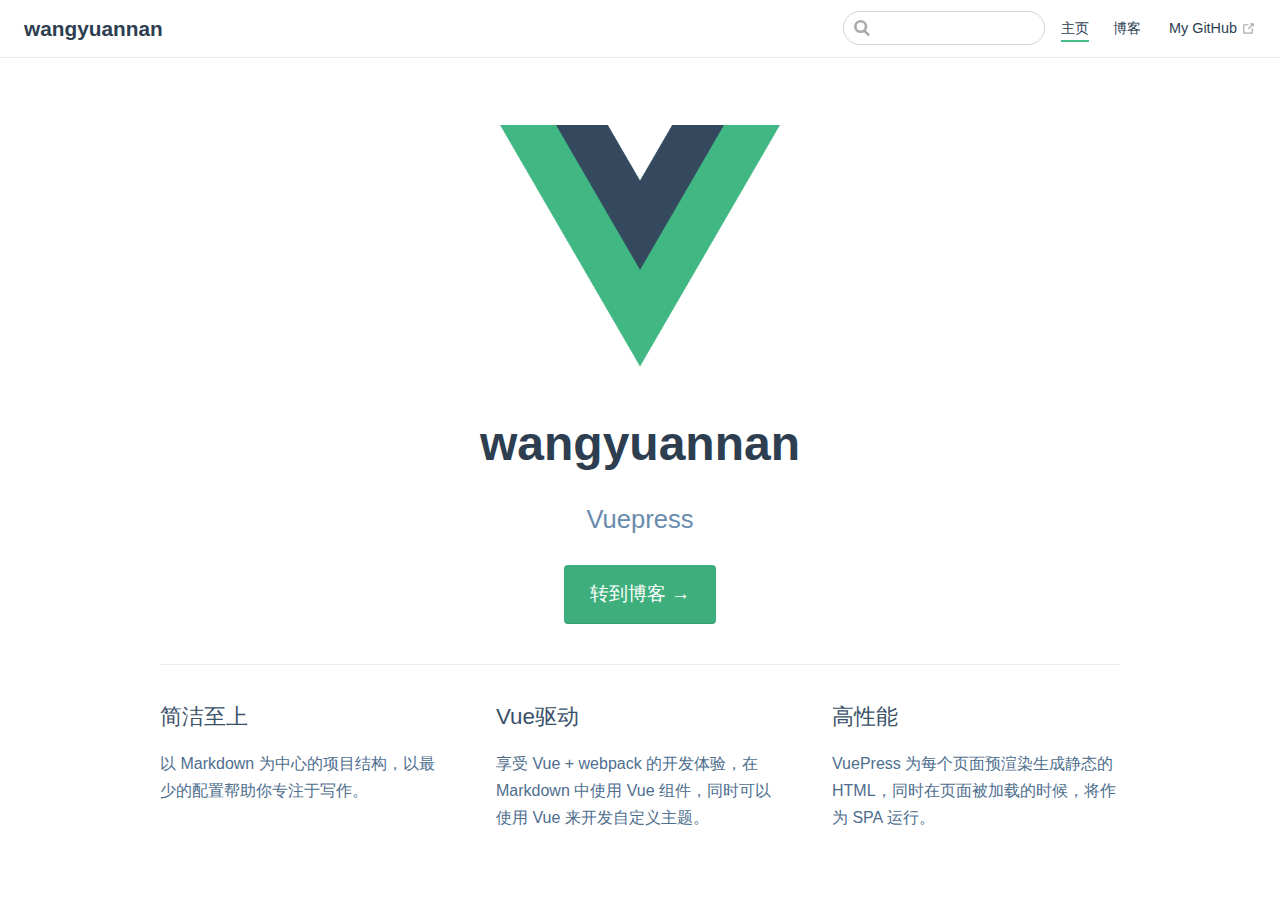
<file: index.html>
<!DOCTYPE html>
<html lang="en-US">
  <head>
    <meta charset="utf-8">
    <meta name="viewport" content="width=device-width,initial-scale=1">
    <title>wangyuannan</title>
    <meta name="description" content="Vuepress">
    
    
    <link rel="preload" href="/assets/css/0.styles.5c29a8e3.css" as="style"><link rel="preload" href="/assets/js/app.ad0ef7ce.js" as="script"><link rel="preload" href="/assets/js/2.1132826d.js" as="script"><link rel="preload" href="/assets/js/5.7ad39865.js" as="script"><link rel="prefetch" href="/assets/js/3.2d62bf61.js"><link rel="prefetch" href="/assets/js/4.aad4a508.js"><link rel="prefetch" href="/assets/js/6.b1e57eed.js"><link rel="prefetch" href="/assets/js/7.66bb18e4.js"><link rel="prefetch" href="/assets/js/8.ab2c09fa.js"><link rel="prefetch" href="/assets/js/9.f68989a5.js">
    <link rel="stylesheet" href="/assets/css/0.styles.5c29a8e3.css">
  </head>
  <body>
    <div id="app" data-server-rendered="true"><div class="theme-container no-sidebar"><header class="navbar"><div class="sidebar-button"><svg xmlns="http://www.w3.org/2000/svg" aria-hidden="true" role="img" viewBox="0 0 448 512" class="icon"><path fill="currentColor" d="M436 124H12c-6.627 0-12-5.373-12-12V80c0-6.627 5.373-12 12-12h424c6.627 0 12 5.373 12 12v32c0 6.627-5.373 12-12 12zm0 160H12c-6.627 0-12-5.373-12-12v-32c0-6.627 5.373-12 12-12h424c6.627 0 12 5.373 12 12v32c0 6.627-5.373 12-12 12zm0 160H12c-6.627 0-12-5.373-12-12v-32c0-6.627 5.373-12 12-12h424c6.627 0 12 5.373 12 12v32c0 6.627-5.373 12-12 12z"></path></svg></div> <a href="/" class="home-link router-link-exact-active router-link-active"><!----> <span class="site-name">wangyuannan</span></a> <div class="links"><div class="search-box"><input aria-label="Search" autocomplete="off" spellcheck="false" value=""> <!----></div> <nav class="nav-links can-hide"><div class="nav-item"><a href="/" class="nav-link router-link-exact-active router-link-active">主页</a></div><div class="nav-item"><a href="/blog/" class="nav-link">博客</a></div> <a href="https://github.com/wangyuannan/wangyuannan.github.io.git" target="_blank" rel="noopener noreferrer" class="repo-link">
    My GitHub
    <svg xmlns="http://www.w3.org/2000/svg" aria-hidden="true" x="0px" y="0px" viewBox="0 0 100 100" width="15" height="15" class="icon outbound"><path fill="currentColor" d="M18.8,85.1h56l0,0c2.2,0,4-1.8,4-4v-32h-8v28h-48v-48h28v-8h-32l0,0c-2.2,0-4,1.8-4,4v56C14.8,83.3,16.6,85.1,18.8,85.1z"></path> <polygon fill="currentColor" points="45.7,48.7 51.3,54.3 77.2,28.5 77.2,37.2 85.2,37.2 85.2,14.9 62.8,14.9 62.8,22.9 71.5,22.9"></polygon></svg></a></nav></div></header> <div class="sidebar-mask"></div> <aside class="sidebar"><nav class="nav-links"><div class="nav-item"><a href="/" class="nav-link router-link-exact-active router-link-active">主页</a></div><div class="nav-item"><a href="/blog/" class="nav-link">博客</a></div> <a href="https://github.com/wangyuannan/wangyuannan.github.io.git" target="_blank" rel="noopener noreferrer" class="repo-link">
    My GitHub
    <svg xmlns="http://www.w3.org/2000/svg" aria-hidden="true" x="0px" y="0px" viewBox="0 0 100 100" width="15" height="15" class="icon outbound"><path fill="currentColor" d="M18.8,85.1h56l0,0c2.2,0,4-1.8,4-4v-32h-8v28h-48v-48h28v-8h-32l0,0c-2.2,0-4,1.8-4,4v56C14.8,83.3,16.6,85.1,18.8,85.1z"></path> <polygon fill="currentColor" points="45.7,48.7 51.3,54.3 77.2,28.5 77.2,37.2 85.2,37.2 85.2,14.9 62.8,14.9 62.8,22.9 71.5,22.9"></polygon></svg></a></nav>  <!----> </aside> <main aria-labelledby="main-title" class="home"><header class="hero"><img src="/vue-logo.png" alt="hero"> <h1 id="main-title">wangyuannan</h1> <p class="description">
      Vuepress
    </p> <p class="action"><a href="/blog/" class="nav-link action-button">转到博客 →</a></p></header> <div class="features"><div class="feature"><h2>简洁至上</h2> <p>以 Markdown 为中心的项目结构，以最少的配置帮助你专注于写作。</p></div><div class="feature"><h2>Vue驱动</h2> <p>享受 Vue + webpack 的开发体验，在 Markdown 中使用 Vue 组件，同时可以使用 Vue 来开发自定义主题。</p></div><div class="feature"><h2>高性能</h2> <p>VuePress 为每个页面预渲染生成静态的 HTML，同时在页面被加载的时候，将作为 SPA 运行。</p></div></div> <div class="theme-default-content custom content__default"></div> <!----></main></div><div class="global-ui"></div></div>
    <script src="/assets/js/app.ad0ef7ce.js" defer></script><script src="/assets/js/2.1132826d.js" defer></script><script src="/assets/js/5.7ad39865.js" defer></script>
  </body>
</html>
</file>
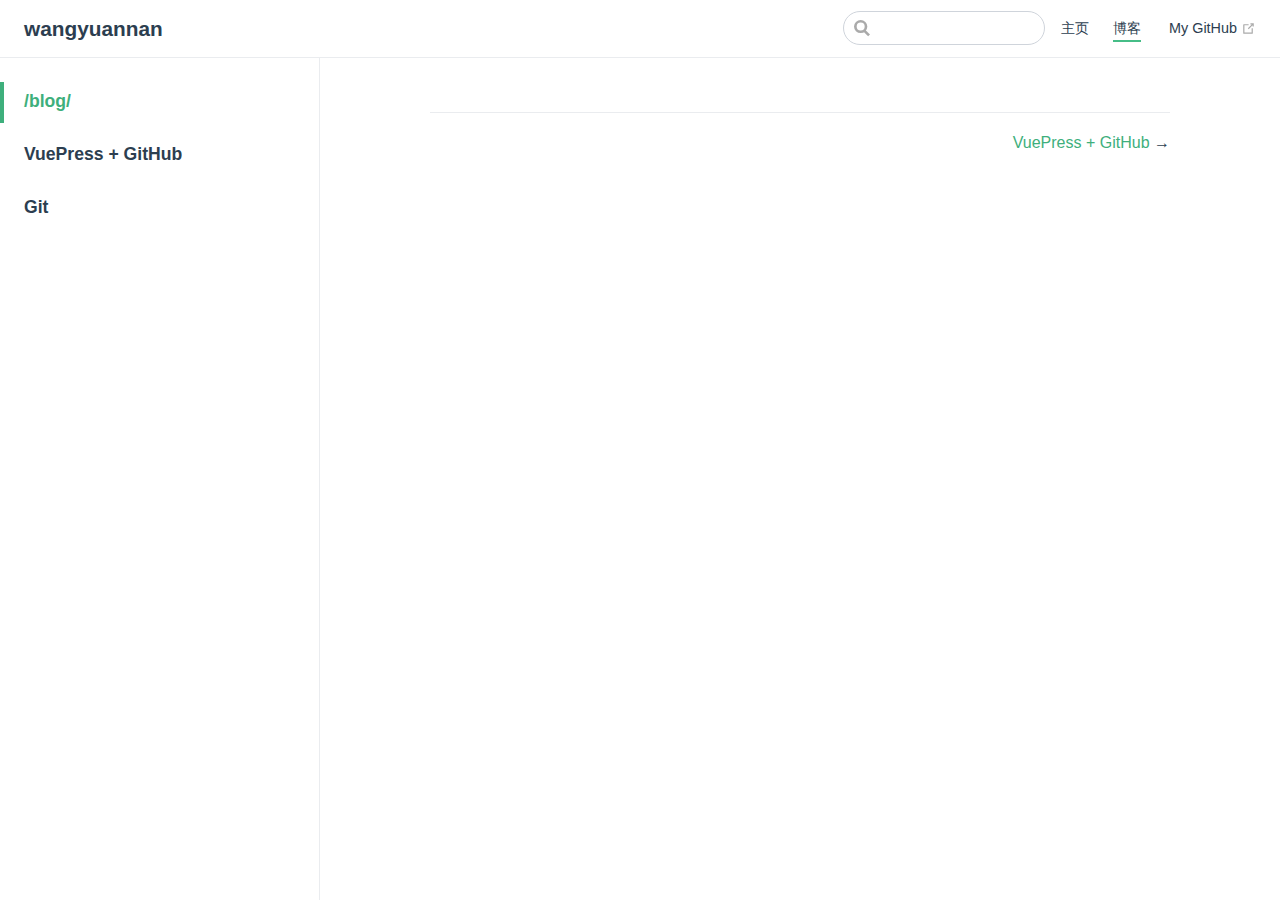
<file: blog/index.html>
<!DOCTYPE html>
<html lang="en-US">
  <head>
    <meta charset="utf-8">
    <meta name="viewport" content="width=device-width,initial-scale=1">
    <title>wangyuannan</title>
    <meta name="description" content="Vuepress">
    
    
    <link rel="preload" href="/assets/css/0.styles.5c29a8e3.css" as="style"><link rel="preload" href="/assets/js/app.ad0ef7ce.js" as="script"><link rel="preload" href="/assets/js/2.1132826d.js" as="script"><link rel="preload" href="/assets/js/7.66bb18e4.js" as="script"><link rel="prefetch" href="/assets/js/3.2d62bf61.js"><link rel="prefetch" href="/assets/js/4.aad4a508.js"><link rel="prefetch" href="/assets/js/5.7ad39865.js"><link rel="prefetch" href="/assets/js/6.b1e57eed.js"><link rel="prefetch" href="/assets/js/8.ab2c09fa.js"><link rel="prefetch" href="/assets/js/9.f68989a5.js">
    <link rel="stylesheet" href="/assets/css/0.styles.5c29a8e3.css">
  </head>
  <body>
    <div id="app" data-server-rendered="true"><div class="theme-container"><header class="navbar"><div class="sidebar-button"><svg xmlns="http://www.w3.org/2000/svg" aria-hidden="true" role="img" viewBox="0 0 448 512" class="icon"><path fill="currentColor" d="M436 124H12c-6.627 0-12-5.373-12-12V80c0-6.627 5.373-12 12-12h424c6.627 0 12 5.373 12 12v32c0 6.627-5.373 12-12 12zm0 160H12c-6.627 0-12-5.373-12-12v-32c0-6.627 5.373-12 12-12h424c6.627 0 12 5.373 12 12v32c0 6.627-5.373 12-12 12zm0 160H12c-6.627 0-12-5.373-12-12v-32c0-6.627 5.373-12 12-12h424c6.627 0 12 5.373 12 12v32c0 6.627-5.373 12-12 12z"></path></svg></div> <a href="/" class="home-link router-link-active"><!----> <span class="site-name">wangyuannan</span></a> <div class="links"><div class="search-box"><input aria-label="Search" autocomplete="off" spellcheck="false" value=""> <!----></div> <nav class="nav-links can-hide"><div class="nav-item"><a href="/" class="nav-link">主页</a></div><div class="nav-item"><a href="/blog/" class="nav-link router-link-exact-active router-link-active">博客</a></div> <a href="https://github.com/wangyuannan/wangyuannan.github.io.git" target="_blank" rel="noopener noreferrer" class="repo-link">
    My GitHub
    <svg xmlns="http://www.w3.org/2000/svg" aria-hidden="true" x="0px" y="0px" viewBox="0 0 100 100" width="15" height="15" class="icon outbound"><path fill="currentColor" d="M18.8,85.1h56l0,0c2.2,0,4-1.8,4-4v-32h-8v28h-48v-48h28v-8h-32l0,0c-2.2,0-4,1.8-4,4v56C14.8,83.3,16.6,85.1,18.8,85.1z"></path> <polygon fill="currentColor" points="45.7,48.7 51.3,54.3 77.2,28.5 77.2,37.2 85.2,37.2 85.2,14.9 62.8,14.9 62.8,22.9 71.5,22.9"></polygon></svg></a></nav></div></header> <div class="sidebar-mask"></div> <aside class="sidebar"><nav class="nav-links"><div class="nav-item"><a href="/" class="nav-link">主页</a></div><div class="nav-item"><a href="/blog/" class="nav-link router-link-exact-active router-link-active">博客</a></div> <a href="https://github.com/wangyuannan/wangyuannan.github.io.git" target="_blank" rel="noopener noreferrer" class="repo-link">
    My GitHub
    <svg xmlns="http://www.w3.org/2000/svg" aria-hidden="true" x="0px" y="0px" viewBox="0 0 100 100" width="15" height="15" class="icon outbound"><path fill="currentColor" d="M18.8,85.1h56l0,0c2.2,0,4-1.8,4-4v-32h-8v28h-48v-48h28v-8h-32l0,0c-2.2,0-4,1.8-4,4v56C14.8,83.3,16.6,85.1,18.8,85.1z"></path> <polygon fill="currentColor" points="45.7,48.7 51.3,54.3 77.2,28.5 77.2,37.2 85.2,37.2 85.2,14.9 62.8,14.9 62.8,22.9 71.5,22.9"></polygon></svg></a></nav>  <ul class="sidebar-links"><li><a href="/blog/" class="active sidebar-link">/blog/</a></li><li><a href="/blog/CreateBlog.html" class="sidebar-link">VuePress + GitHub</a></li><li><a href="/blog/git.html" class="sidebar-link">Git</a></li></ul> </aside> <main class="page"> <div class="theme-default-content content__default"></div> <footer class="page-edit"><!----> <!----></footer> <div class="page-nav"><p class="inner"><!----> <span class="next"><a href="/blog/CreateBlog.html">VuePress + GitHub</a>
      →
    </span></p></div> </main></div><div class="global-ui"></div></div>
    <script src="/assets/js/app.ad0ef7ce.js" defer></script><script src="/assets/js/2.1132826d.js" defer></script><script src="/assets/js/7.66bb18e4.js" defer></script>
  </body>
</html>
</file>
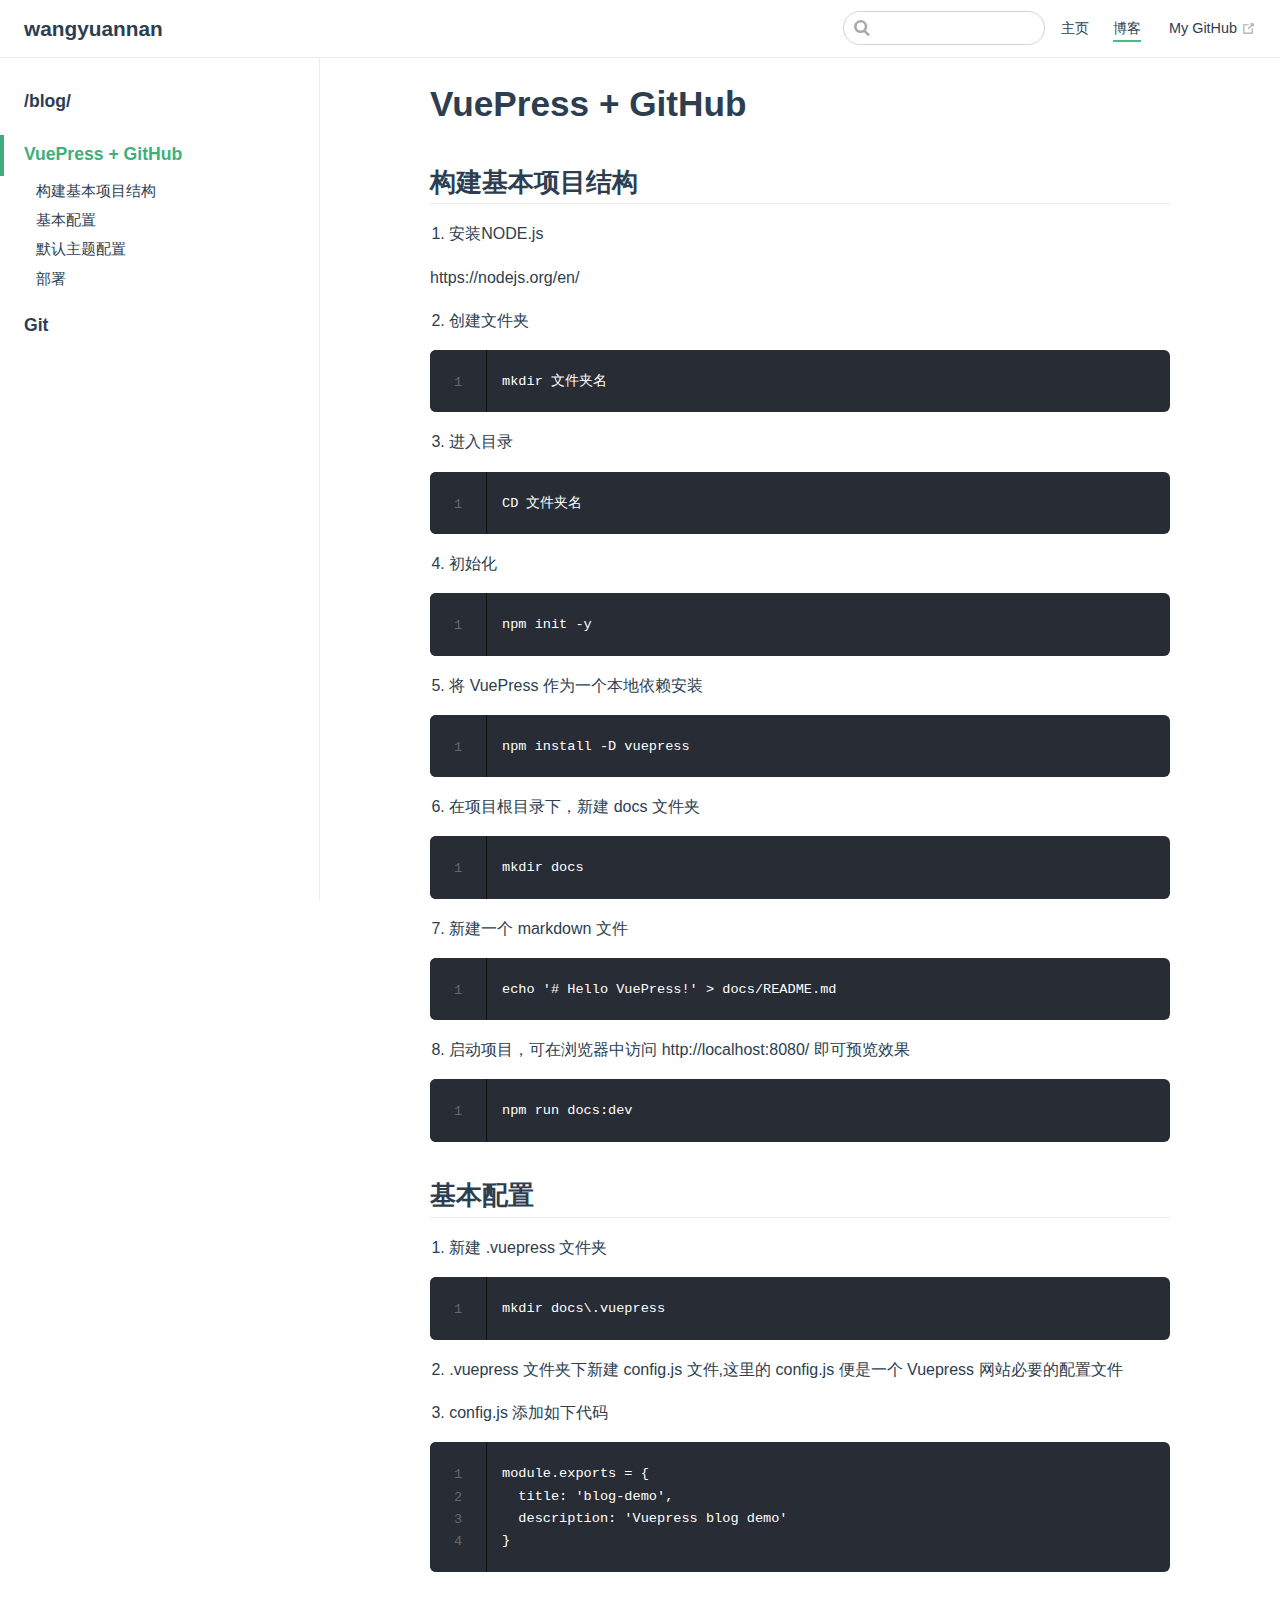
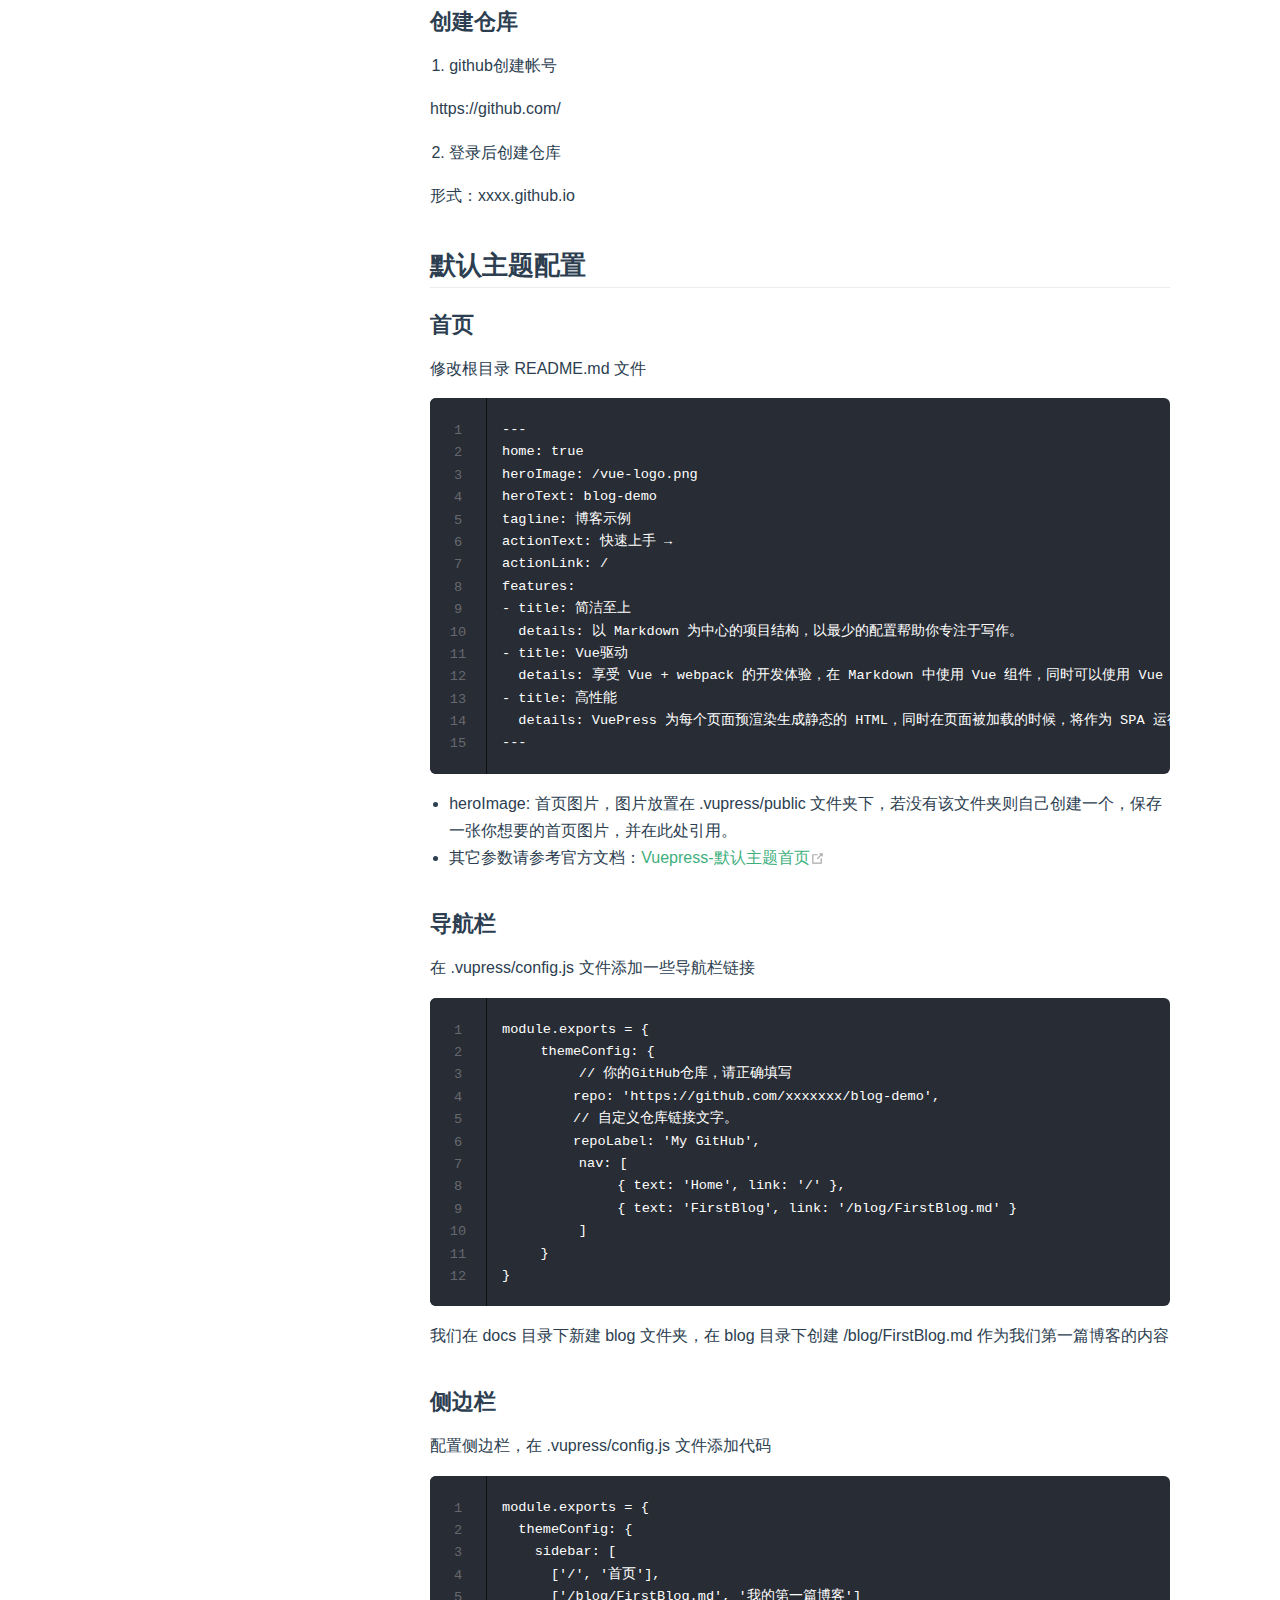
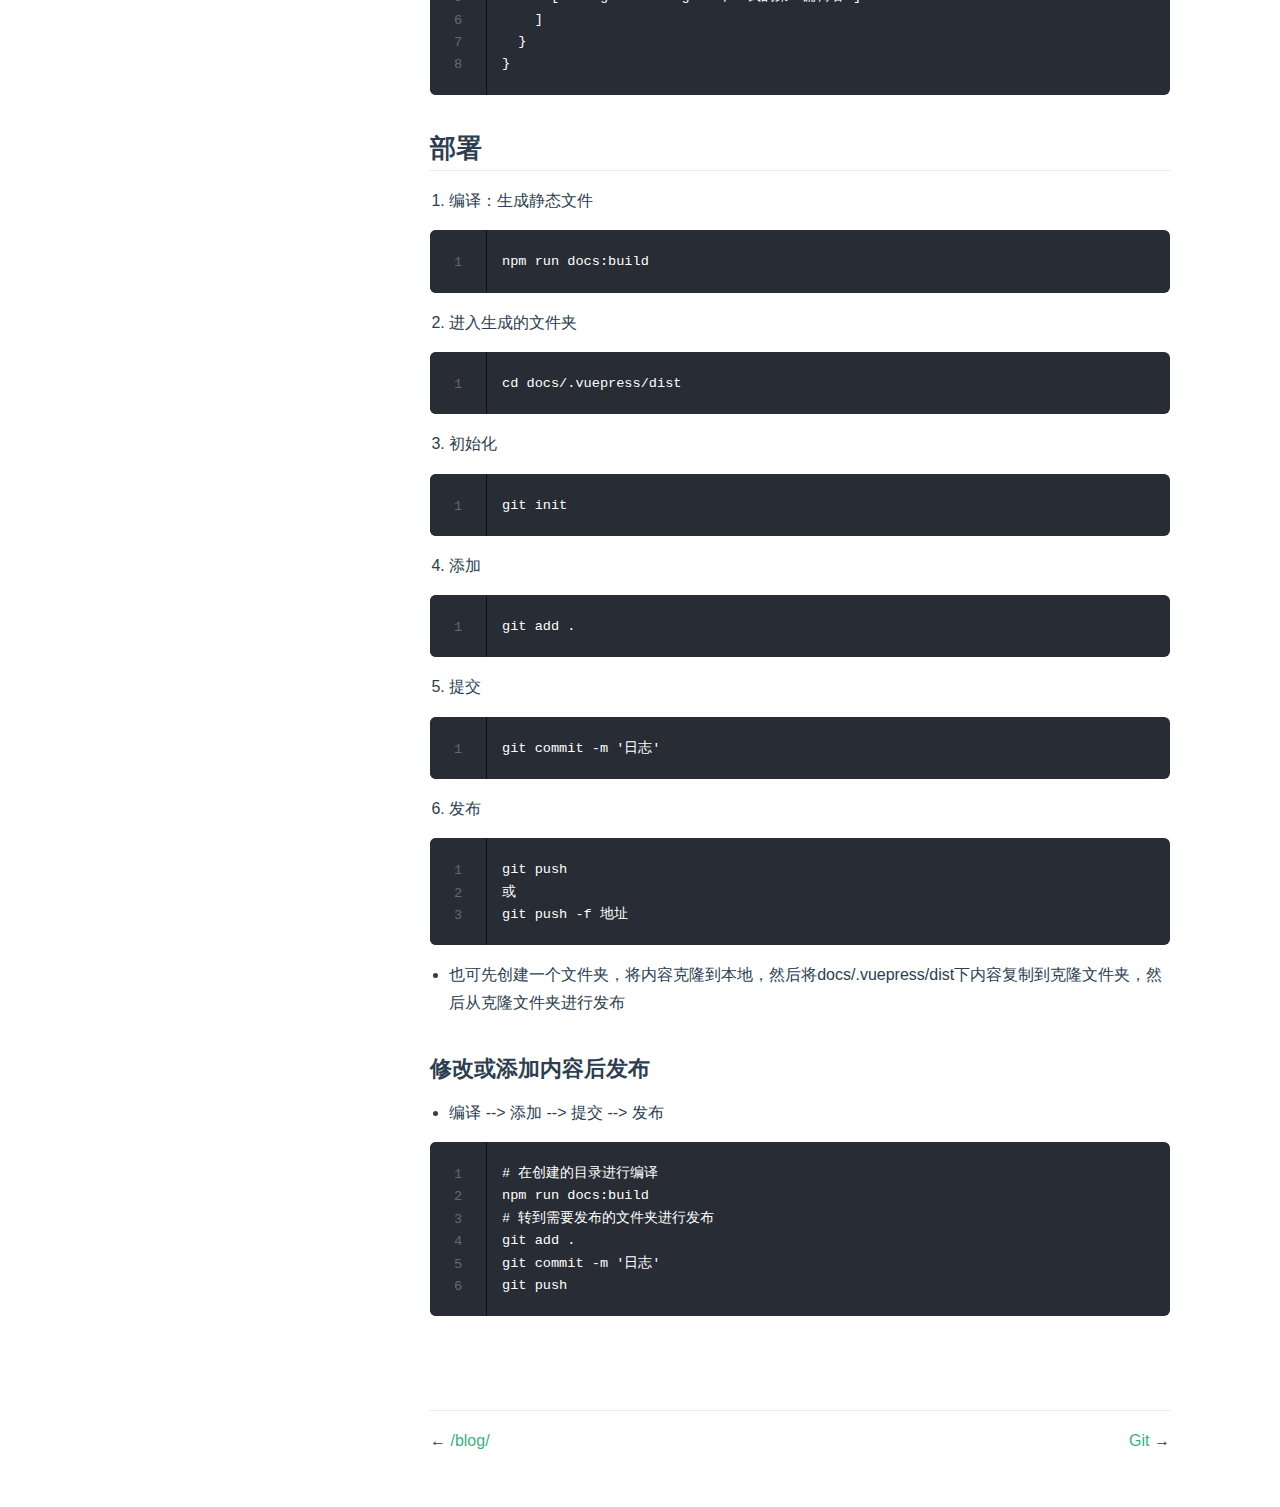
<file: blog/CreateBlog.html>
<!DOCTYPE html>
<html lang="en-US">
  <head>
    <meta charset="utf-8">
    <meta name="viewport" content="width=device-width,initial-scale=1">
    <title>VuePress + GitHub | wangyuannan</title>
    <meta name="description" content="Vuepress">
    
    
    <link rel="preload" href="/assets/css/0.styles.5c29a8e3.css" as="style"><link rel="preload" href="/assets/js/app.ad0ef7ce.js" as="script"><link rel="preload" href="/assets/js/2.1132826d.js" as="script"><link rel="preload" href="/assets/js/6.b1e57eed.js" as="script"><link rel="prefetch" href="/assets/js/3.2d62bf61.js"><link rel="prefetch" href="/assets/js/4.aad4a508.js"><link rel="prefetch" href="/assets/js/5.7ad39865.js"><link rel="prefetch" href="/assets/js/7.66bb18e4.js"><link rel="prefetch" href="/assets/js/8.ab2c09fa.js"><link rel="prefetch" href="/assets/js/9.f68989a5.js">
    <link rel="stylesheet" href="/assets/css/0.styles.5c29a8e3.css">
  </head>
  <body>
    <div id="app" data-server-rendered="true"><div class="theme-container"><header class="navbar"><div class="sidebar-button"><svg xmlns="http://www.w3.org/2000/svg" aria-hidden="true" role="img" viewBox="0 0 448 512" class="icon"><path fill="currentColor" d="M436 124H12c-6.627 0-12-5.373-12-12V80c0-6.627 5.373-12 12-12h424c6.627 0 12 5.373 12 12v32c0 6.627-5.373 12-12 12zm0 160H12c-6.627 0-12-5.373-12-12v-32c0-6.627 5.373-12 12-12h424c6.627 0 12 5.373 12 12v32c0 6.627-5.373 12-12 12zm0 160H12c-6.627 0-12-5.373-12-12v-32c0-6.627 5.373-12 12-12h424c6.627 0 12 5.373 12 12v32c0 6.627-5.373 12-12 12z"></path></svg></div> <a href="/" class="home-link router-link-active"><!----> <span class="site-name">wangyuannan</span></a> <div class="links"><div class="search-box"><input aria-label="Search" autocomplete="off" spellcheck="false" value=""> <!----></div> <nav class="nav-links can-hide"><div class="nav-item"><a href="/" class="nav-link">主页</a></div><div class="nav-item"><a href="/blog/" class="nav-link router-link-active">博客</a></div> <a href="https://github.com/wangyuannan/wangyuannan.github.io.git" target="_blank" rel="noopener noreferrer" class="repo-link">
    My GitHub
    <svg xmlns="http://www.w3.org/2000/svg" aria-hidden="true" x="0px" y="0px" viewBox="0 0 100 100" width="15" height="15" class="icon outbound"><path fill="currentColor" d="M18.8,85.1h56l0,0c2.2,0,4-1.8,4-4v-32h-8v28h-48v-48h28v-8h-32l0,0c-2.2,0-4,1.8-4,4v56C14.8,83.3,16.6,85.1,18.8,85.1z"></path> <polygon fill="currentColor" points="45.7,48.7 51.3,54.3 77.2,28.5 77.2,37.2 85.2,37.2 85.2,14.9 62.8,14.9 62.8,22.9 71.5,22.9"></polygon></svg></a></nav></div></header> <div class="sidebar-mask"></div> <aside class="sidebar"><nav class="nav-links"><div class="nav-item"><a href="/" class="nav-link">主页</a></div><div class="nav-item"><a href="/blog/" class="nav-link router-link-active">博客</a></div> <a href="https://github.com/wangyuannan/wangyuannan.github.io.git" target="_blank" rel="noopener noreferrer" class="repo-link">
    My GitHub
    <svg xmlns="http://www.w3.org/2000/svg" aria-hidden="true" x="0px" y="0px" viewBox="0 0 100 100" width="15" height="15" class="icon outbound"><path fill="currentColor" d="M18.8,85.1h56l0,0c2.2,0,4-1.8,4-4v-32h-8v28h-48v-48h28v-8h-32l0,0c-2.2,0-4,1.8-4,4v56C14.8,83.3,16.6,85.1,18.8,85.1z"></path> <polygon fill="currentColor" points="45.7,48.7 51.3,54.3 77.2,28.5 77.2,37.2 85.2,37.2 85.2,14.9 62.8,14.9 62.8,22.9 71.5,22.9"></polygon></svg></a></nav>  <ul class="sidebar-links"><li><a href="/blog/" class="sidebar-link">/blog/</a></li><li><a href="/blog/CreateBlog.html" class="active sidebar-link">VuePress + GitHub</a><ul class="sidebar-sub-headers"><li class="sidebar-sub-header"><a href="/blog/CreateBlog.html#构建基本项目结构" class="sidebar-link">构建基本项目结构</a></li><li class="sidebar-sub-header"><a href="/blog/CreateBlog.html#基本配置" class="sidebar-link">基本配置</a></li><li class="sidebar-sub-header"><a href="/blog/CreateBlog.html#默认主题配置" class="sidebar-link">默认主题配置</a></li><li class="sidebar-sub-header"><a href="/blog/CreateBlog.html#部署" class="sidebar-link">部署</a></li></ul></li><li><a href="/blog/git.html" class="sidebar-link">Git</a></li></ul> </aside> <main class="page"> <div class="theme-default-content content__default"><h1 id="vuepress-github"><a href="#vuepress-github" class="header-anchor">#</a> VuePress + GitHub</h1> <h2 id="构建基本项目结构"><a href="#构建基本项目结构" class="header-anchor">#</a> 构建基本项目结构</h2> <ol><li>安装NODE.js</li></ol> <p>https://nodejs.org/en/</p> <ol start="2"><li>创建文件夹</li></ol> <div class="language- line-numbers-mode"><pre class="language-text"><code>mkdir 文件夹名
</code></pre> <div class="line-numbers-wrapper"><span class="line-number">1</span><br></div></div><ol start="3"><li>进入目录</li></ol> <div class="language- line-numbers-mode"><pre class="language-text"><code>CD 文件夹名
</code></pre> <div class="line-numbers-wrapper"><span class="line-number">1</span><br></div></div><ol start="4"><li>初始化</li></ol> <div class="language- line-numbers-mode"><pre class="language-text"><code>npm init -y
</code></pre> <div class="line-numbers-wrapper"><span class="line-number">1</span><br></div></div><ol start="5"><li>将 VuePress 作为一个本地依赖安装</li></ol> <div class="language- line-numbers-mode"><pre class="language-text"><code>npm install -D vuepress
</code></pre> <div class="line-numbers-wrapper"><span class="line-number">1</span><br></div></div><ol start="6"><li>在项目根目录下，新建 docs 文件夹</li></ol> <div class="language- line-numbers-mode"><pre class="language-text"><code>mkdir docs
</code></pre> <div class="line-numbers-wrapper"><span class="line-number">1</span><br></div></div><ol start="7"><li>新建一个 markdown 文件</li></ol> <div class="language- line-numbers-mode"><pre class="language-text"><code>echo '# Hello VuePress!' &gt; docs/README.md
</code></pre> <div class="line-numbers-wrapper"><span class="line-number">1</span><br></div></div><ol start="8"><li>启动项目，可在浏览器中访问 http://localhost:8080/ 即可预览效果</li></ol> <div class="language- line-numbers-mode"><pre class="language-text"><code>npm run docs:dev
</code></pre> <div class="line-numbers-wrapper"><span class="line-number">1</span><br></div></div><h2 id="基本配置"><a href="#基本配置" class="header-anchor">#</a> 基本配置</h2> <ol><li>新建 .vuepress 文件夹</li></ol> <div class="language- line-numbers-mode"><pre class="language-text"><code>mkdir docs\.vuepress
</code></pre> <div class="line-numbers-wrapper"><span class="line-number">1</span><br></div></div><ol start="2"><li><p>.vuepress 文件夹下新建 config.js 文件,这里的 config.js 便是一个 Vuepress 网站必要的配置文件</p></li> <li><p>config.js 添加如下代码</p></li></ol> <div class="language- line-numbers-mode"><pre class="language-text"><code>module.exports = {
  title: 'blog-demo',
  description: 'Vuepress blog demo'
}
</code></pre> <div class="line-numbers-wrapper"><span class="line-number">1</span><br><span class="line-number">2</span><br><span class="line-number">3</span><br><span class="line-number">4</span><br></div></div><h3 id="创建仓库"><a href="#创建仓库" class="header-anchor">#</a> 创建仓库</h3> <ol><li>github创建帐号</li></ol> <p>https://github.com/</p> <ol start="2"><li>登录后创建仓库</li></ol> <p>形式：xxxx.github.io</p> <h2 id="默认主题配置"><a href="#默认主题配置" class="header-anchor">#</a> 默认主题配置</h2> <h3 id="首页"><a href="#首页" class="header-anchor">#</a> 首页</h3> <p>修改根目录 README.md 文件</p> <div class="language- line-numbers-mode"><pre class="language-text"><code>---
home: true
heroImage: /vue-logo.png
heroText: blog-demo
tagline: 博客示例
actionText: 快速上手 →
actionLink: /
features:
- title: 简洁至上
  details: 以 Markdown 为中心的项目结构，以最少的配置帮助你专注于写作。
- title: Vue驱动
  details: 享受 Vue + webpack 的开发体验，在 Markdown 中使用 Vue 组件，同时可以使用 Vue 来开发自定义主题。
- title: 高性能
  details: VuePress 为每个页面预渲染生成静态的 HTML，同时在页面被加载的时候，将作为 SPA 运行。
---
</code></pre> <div class="line-numbers-wrapper"><span class="line-number">1</span><br><span class="line-number">2</span><br><span class="line-number">3</span><br><span class="line-number">4</span><br><span class="line-number">5</span><br><span class="line-number">6</span><br><span class="line-number">7</span><br><span class="line-number">8</span><br><span class="line-number">9</span><br><span class="line-number">10</span><br><span class="line-number">11</span><br><span class="line-number">12</span><br><span class="line-number">13</span><br><span class="line-number">14</span><br><span class="line-number">15</span><br></div></div><ul><li>heroImage: 首页图片，图片放置在 .vupress/public 文件夹下，若没有该文件夹则自己创建一个，保存一张你想要的首页图片，并在此处引用。</li> <li>其它参数请参考官方文档：<a href="https://vuepress.vuejs.org/zh/theme/default-theme-config.html" target="_blank" rel="noopener noreferrer">Vuepress-默认主题首页<svg xmlns="http://www.w3.org/2000/svg" aria-hidden="true" x="0px" y="0px" viewBox="0 0 100 100" width="15" height="15" class="icon outbound"><path fill="currentColor" d="M18.8,85.1h56l0,0c2.2,0,4-1.8,4-4v-32h-8v28h-48v-48h28v-8h-32l0,0c-2.2,0-4,1.8-4,4v56C14.8,83.3,16.6,85.1,18.8,85.1z"></path> <polygon fill="currentColor" points="45.7,48.7 51.3,54.3 77.2,28.5 77.2,37.2 85.2,37.2 85.2,14.9 62.8,14.9 62.8,22.9 71.5,22.9"></polygon></svg></a></li></ul> <h3 id="导航栏"><a href="#导航栏" class="header-anchor">#</a> 导航栏</h3> <p>在 .vupress/config.js 文件添加一些导航栏链接</p> <div class="language- line-numbers-mode"><pre class="language-text"><code>module.exports = {
	themeConfig: {
	  	// 你的GitHub仓库，请正确填写
	    repo: 'https://github.com/xxxxxxx/blog-demo',
	    // 自定义仓库链接文字。
	    repoLabel: 'My GitHub',
	  	nav: [
	  		{ text: 'Home', link: '/' },
	  		{ text: 'FirstBlog', link: '/blog/FirstBlog.md' }
	  	]
	}
}
</code></pre> <div class="line-numbers-wrapper"><span class="line-number">1</span><br><span class="line-number">2</span><br><span class="line-number">3</span><br><span class="line-number">4</span><br><span class="line-number">5</span><br><span class="line-number">6</span><br><span class="line-number">7</span><br><span class="line-number">8</span><br><span class="line-number">9</span><br><span class="line-number">10</span><br><span class="line-number">11</span><br><span class="line-number">12</span><br></div></div><p>我们在 docs 目录下新建 blog 文件夹，在 blog 目录下创建 /blog/FirstBlog.md 作为我们第一篇博客的内容</p> <h3 id="侧边栏"><a href="#侧边栏" class="header-anchor">#</a> 侧边栏</h3> <p>配置侧边栏，在 .vupress/config.js 文件添加代码</p> <div class="language- line-numbers-mode"><pre class="language-text"><code>module.exports = {
  themeConfig: {
    sidebar: [
      ['/', '首页'],
      ['/blog/FirstBlog.md', '我的第一篇博客']
    ]
  }
}
</code></pre> <div class="line-numbers-wrapper"><span class="line-number">1</span><br><span class="line-number">2</span><br><span class="line-number">3</span><br><span class="line-number">4</span><br><span class="line-number">5</span><br><span class="line-number">6</span><br><span class="line-number">7</span><br><span class="line-number">8</span><br></div></div><h2 id="部署"><a href="#部署" class="header-anchor">#</a> 部署</h2> <ol><li>编译：生成静态文件</li></ol> <div class="language- line-numbers-mode"><pre class="language-text"><code>npm run docs:build
</code></pre> <div class="line-numbers-wrapper"><span class="line-number">1</span><br></div></div><ol start="2"><li>进入生成的文件夹</li></ol> <div class="language- line-numbers-mode"><pre class="language-text"><code>cd docs/.vuepress/dist
</code></pre> <div class="line-numbers-wrapper"><span class="line-number">1</span><br></div></div><ol start="3"><li>初始化</li></ol> <div class="language- line-numbers-mode"><pre class="language-text"><code>git init
</code></pre> <div class="line-numbers-wrapper"><span class="line-number">1</span><br></div></div><ol start="4"><li>添加</li></ol> <div class="language- line-numbers-mode"><pre class="language-text"><code>git add .
</code></pre> <div class="line-numbers-wrapper"><span class="line-number">1</span><br></div></div><ol start="5"><li>提交</li></ol> <div class="language- line-numbers-mode"><pre class="language-text"><code>git commit -m '日志'
</code></pre> <div class="line-numbers-wrapper"><span class="line-number">1</span><br></div></div><ol start="6"><li>发布</li></ol> <div class="language- line-numbers-mode"><pre class="language-text"><code>git push 
或
git push -f 地址
</code></pre> <div class="line-numbers-wrapper"><span class="line-number">1</span><br><span class="line-number">2</span><br><span class="line-number">3</span><br></div></div><ul><li>也可先创建一个文件夹，将内容克隆到本地，然后将docs/.vuepress/dist下内容复制到克隆文件夹，然后从克隆文件夹进行发布</li></ul> <h3 id="修改或添加内容后发布"><a href="#修改或添加内容后发布" class="header-anchor">#</a> 修改或添加内容后发布</h3> <ul><li>编译 --&gt; 添加 --&gt; 提交 --&gt; 发布</li></ul> <div class="language- line-numbers-mode"><pre class="language-text"><code># 在创建的目录进行编译
npm run docs:build
# 转到需要发布的文件夹进行发布
git add .
git commit -m '日志'
git push
</code></pre> <div class="line-numbers-wrapper"><span class="line-number">1</span><br><span class="line-number">2</span><br><span class="line-number">3</span><br><span class="line-number">4</span><br><span class="line-number">5</span><br><span class="line-number">6</span><br></div></div></div> <footer class="page-edit"><!----> <!----></footer> <div class="page-nav"><p class="inner"><span class="prev">
      ←
      <a href="/blog/" class="prev router-link-active">/blog/</a></span> <span class="next"><a href="/blog/git.html">Git</a>
      →
    </span></p></div> </main></div><div class="global-ui"></div></div>
    <script src="/assets/js/app.ad0ef7ce.js" defer></script><script src="/assets/js/2.1132826d.js" defer></script><script src="/assets/js/6.b1e57eed.js" defer></script>
  </body>
</html>
</file>
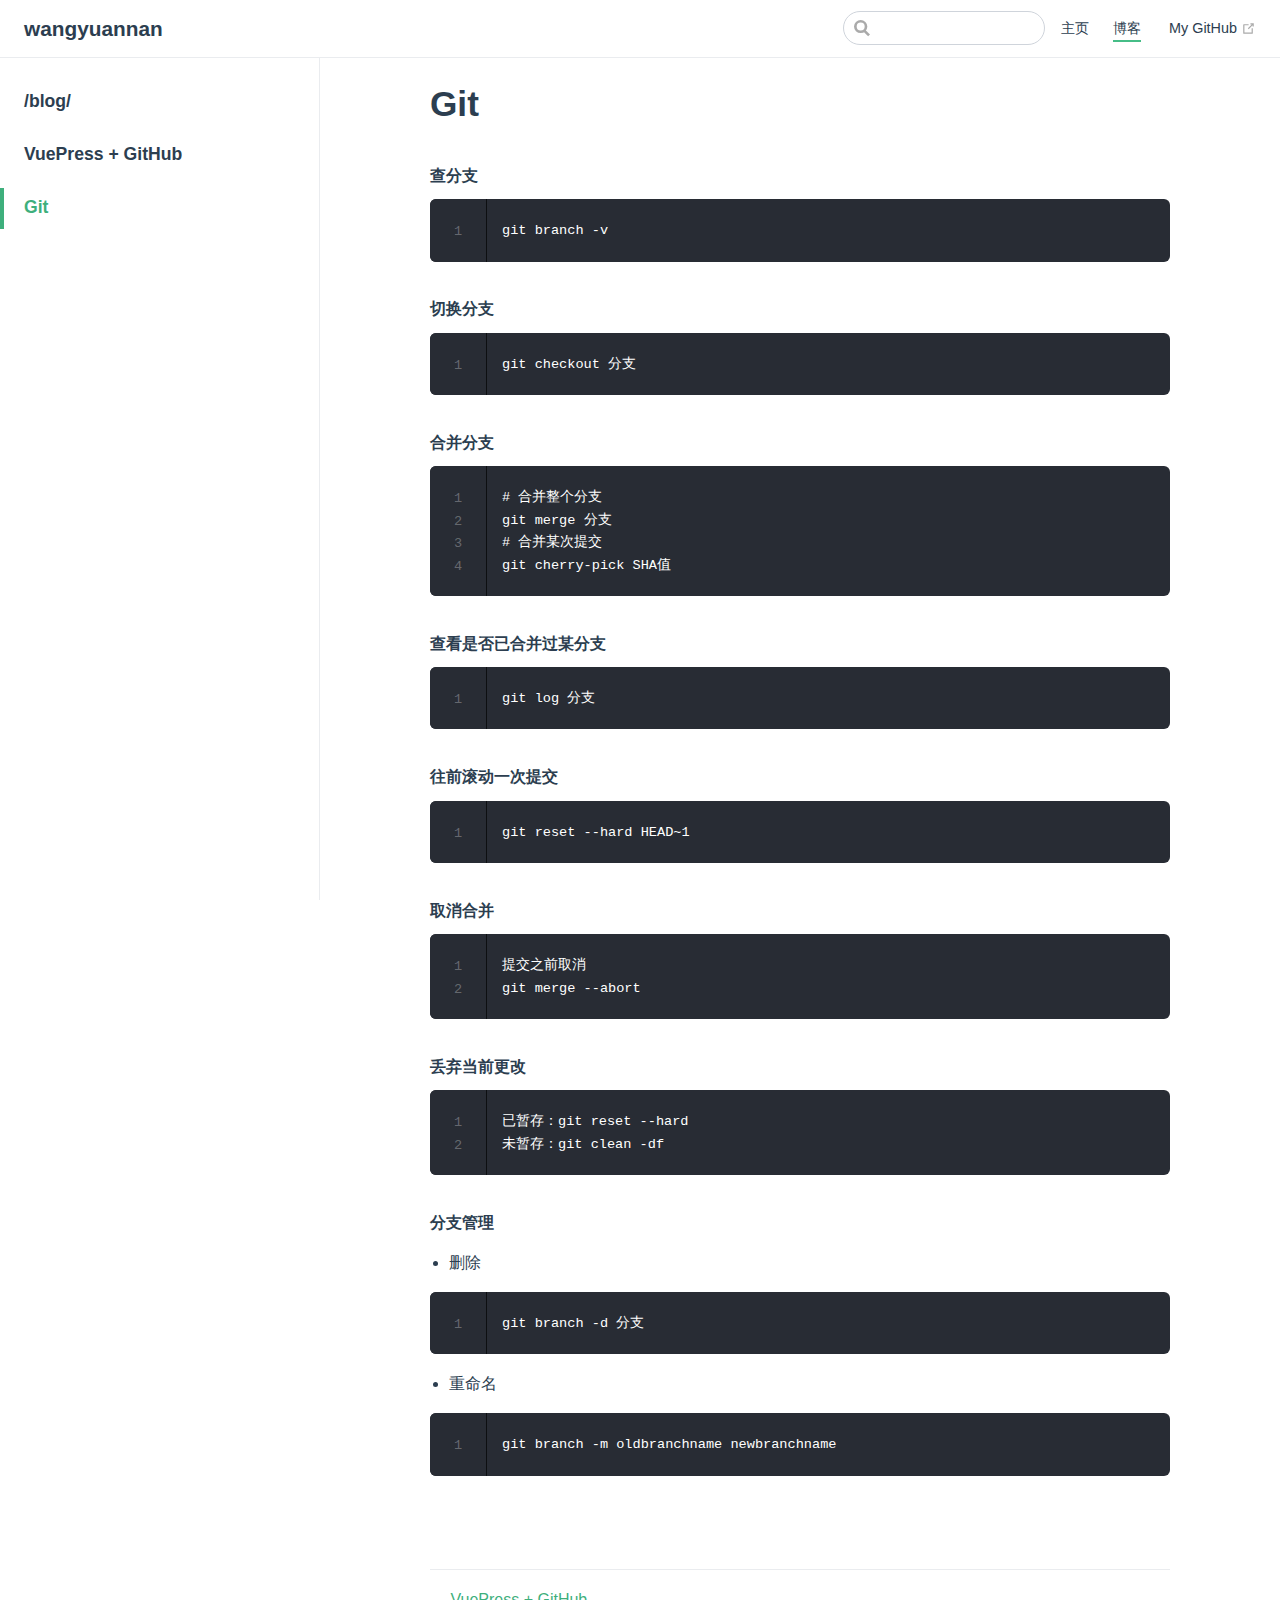
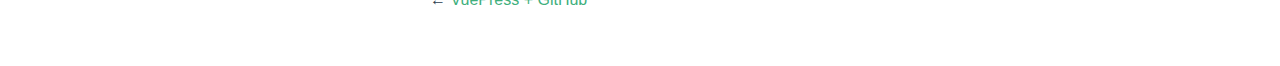
<file: blog/git.html>
<!DOCTYPE html>
<html lang="en-US">
  <head>
    <meta charset="utf-8">
    <meta name="viewport" content="width=device-width,initial-scale=1">
    <title>Git | wangyuannan</title>
    <meta name="description" content="Vuepress">
    
    
    <link rel="preload" href="/assets/css/0.styles.5c29a8e3.css" as="style"><link rel="preload" href="/assets/js/app.ad0ef7ce.js" as="script"><link rel="preload" href="/assets/js/2.1132826d.js" as="script"><link rel="preload" href="/assets/js/8.ab2c09fa.js" as="script"><link rel="prefetch" href="/assets/js/3.2d62bf61.js"><link rel="prefetch" href="/assets/js/4.aad4a508.js"><link rel="prefetch" href="/assets/js/5.7ad39865.js"><link rel="prefetch" href="/assets/js/6.b1e57eed.js"><link rel="prefetch" href="/assets/js/7.66bb18e4.js"><link rel="prefetch" href="/assets/js/9.f68989a5.js">
    <link rel="stylesheet" href="/assets/css/0.styles.5c29a8e3.css">
  </head>
  <body>
    <div id="app" data-server-rendered="true"><div class="theme-container"><header class="navbar"><div class="sidebar-button"><svg xmlns="http://www.w3.org/2000/svg" aria-hidden="true" role="img" viewBox="0 0 448 512" class="icon"><path fill="currentColor" d="M436 124H12c-6.627 0-12-5.373-12-12V80c0-6.627 5.373-12 12-12h424c6.627 0 12 5.373 12 12v32c0 6.627-5.373 12-12 12zm0 160H12c-6.627 0-12-5.373-12-12v-32c0-6.627 5.373-12 12-12h424c6.627 0 12 5.373 12 12v32c0 6.627-5.373 12-12 12zm0 160H12c-6.627 0-12-5.373-12-12v-32c0-6.627 5.373-12 12-12h424c6.627 0 12 5.373 12 12v32c0 6.627-5.373 12-12 12z"></path></svg></div> <a href="/" class="home-link router-link-active"><!----> <span class="site-name">wangyuannan</span></a> <div class="links"><div class="search-box"><input aria-label="Search" autocomplete="off" spellcheck="false" value=""> <!----></div> <nav class="nav-links can-hide"><div class="nav-item"><a href="/" class="nav-link">主页</a></div><div class="nav-item"><a href="/blog/" class="nav-link router-link-active">博客</a></div> <a href="https://github.com/wangyuannan/wangyuannan.github.io.git" target="_blank" rel="noopener noreferrer" class="repo-link">
    My GitHub
    <svg xmlns="http://www.w3.org/2000/svg" aria-hidden="true" x="0px" y="0px" viewBox="0 0 100 100" width="15" height="15" class="icon outbound"><path fill="currentColor" d="M18.8,85.1h56l0,0c2.2,0,4-1.8,4-4v-32h-8v28h-48v-48h28v-8h-32l0,0c-2.2,0-4,1.8-4,4v56C14.8,83.3,16.6,85.1,18.8,85.1z"></path> <polygon fill="currentColor" points="45.7,48.7 51.3,54.3 77.2,28.5 77.2,37.2 85.2,37.2 85.2,14.9 62.8,14.9 62.8,22.9 71.5,22.9"></polygon></svg></a></nav></div></header> <div class="sidebar-mask"></div> <aside class="sidebar"><nav class="nav-links"><div class="nav-item"><a href="/" class="nav-link">主页</a></div><div class="nav-item"><a href="/blog/" class="nav-link router-link-active">博客</a></div> <a href="https://github.com/wangyuannan/wangyuannan.github.io.git" target="_blank" rel="noopener noreferrer" class="repo-link">
    My GitHub
    <svg xmlns="http://www.w3.org/2000/svg" aria-hidden="true" x="0px" y="0px" viewBox="0 0 100 100" width="15" height="15" class="icon outbound"><path fill="currentColor" d="M18.8,85.1h56l0,0c2.2,0,4-1.8,4-4v-32h-8v28h-48v-48h28v-8h-32l0,0c-2.2,0-4,1.8-4,4v56C14.8,83.3,16.6,85.1,18.8,85.1z"></path> <polygon fill="currentColor" points="45.7,48.7 51.3,54.3 77.2,28.5 77.2,37.2 85.2,37.2 85.2,14.9 62.8,14.9 62.8,22.9 71.5,22.9"></polygon></svg></a></nav>  <ul class="sidebar-links"><li><a href="/blog/" class="sidebar-link">/blog/</a></li><li><a href="/blog/CreateBlog.html" class="sidebar-link">VuePress + GitHub</a></li><li><a href="/blog/git.html" class="active sidebar-link">Git</a></li></ul> </aside> <main class="page"> <div class="theme-default-content content__default"><h1 id="git"><a href="#git" class="header-anchor">#</a> Git</h1> <h4 id="查分支"><a href="#查分支" class="header-anchor">#</a> 查分支</h4> <div class="language- line-numbers-mode"><pre class="language-text"><code>git branch -v
</code></pre> <div class="line-numbers-wrapper"><span class="line-number">1</span><br></div></div><h4 id="切换分支"><a href="#切换分支" class="header-anchor">#</a> 切换分支</h4> <div class="language- line-numbers-mode"><pre class="language-text"><code>git checkout 分支
</code></pre> <div class="line-numbers-wrapper"><span class="line-number">1</span><br></div></div><h4 id="合并分支"><a href="#合并分支" class="header-anchor">#</a> 合并分支</h4> <div class="language- line-numbers-mode"><pre class="language-text"><code># 合并整个分支 
git merge 分支
# 合并某次提交
git cherry-pick SHA值
</code></pre> <div class="line-numbers-wrapper"><span class="line-number">1</span><br><span class="line-number">2</span><br><span class="line-number">3</span><br><span class="line-number">4</span><br></div></div><h4 id="查看是否已合并过某分支"><a href="#查看是否已合并过某分支" class="header-anchor">#</a> 查看是否已合并过某分支</h4> <div class="language- line-numbers-mode"><pre class="language-text"><code>git log 分支
</code></pre> <div class="line-numbers-wrapper"><span class="line-number">1</span><br></div></div><h4 id="往前滚动一次提交"><a href="#往前滚动一次提交" class="header-anchor">#</a> 往前滚动一次提交</h4> <div class="language- line-numbers-mode"><pre class="language-text"><code>git reset --hard HEAD~1
</code></pre> <div class="line-numbers-wrapper"><span class="line-number">1</span><br></div></div><h4 id="取消合并"><a href="#取消合并" class="header-anchor">#</a> 取消合并</h4> <div class="language- line-numbers-mode"><pre class="language-text"><code>提交之前取消
git merge --abort
</code></pre> <div class="line-numbers-wrapper"><span class="line-number">1</span><br><span class="line-number">2</span><br></div></div><h4 id="丢弃当前更改"><a href="#丢弃当前更改" class="header-anchor">#</a> 丢弃当前更改</h4> <div class="language- line-numbers-mode"><pre class="language-text"><code>已暂存：git reset --hard
未暂存：git clean -df
</code></pre> <div class="line-numbers-wrapper"><span class="line-number">1</span><br><span class="line-number">2</span><br></div></div><h4 id="分支管理"><a href="#分支管理" class="header-anchor">#</a> 分支管理</h4> <ul><li>删除</li></ul> <div class="language- line-numbers-mode"><pre class="language-text"><code>git branch -d 分支
</code></pre> <div class="line-numbers-wrapper"><span class="line-number">1</span><br></div></div><ul><li>重命名</li></ul> <div class="language- line-numbers-mode"><pre class="language-text"><code>git branch -m oldbranchname newbranchname
</code></pre> <div class="line-numbers-wrapper"><span class="line-number">1</span><br></div></div></div> <footer class="page-edit"><!----> <!----></footer> <div class="page-nav"><p class="inner"><span class="prev">
      ←
      <a href="/blog/CreateBlog.html" class="prev">VuePress + GitHub</a></span> <!----></p></div> </main></div><div class="global-ui"></div></div>
    <script src="/assets/js/app.ad0ef7ce.js" defer></script><script src="/assets/js/2.1132826d.js" defer></script><script src="/assets/js/8.ab2c09fa.js" defer></script>
  </body>
</html>
</file>
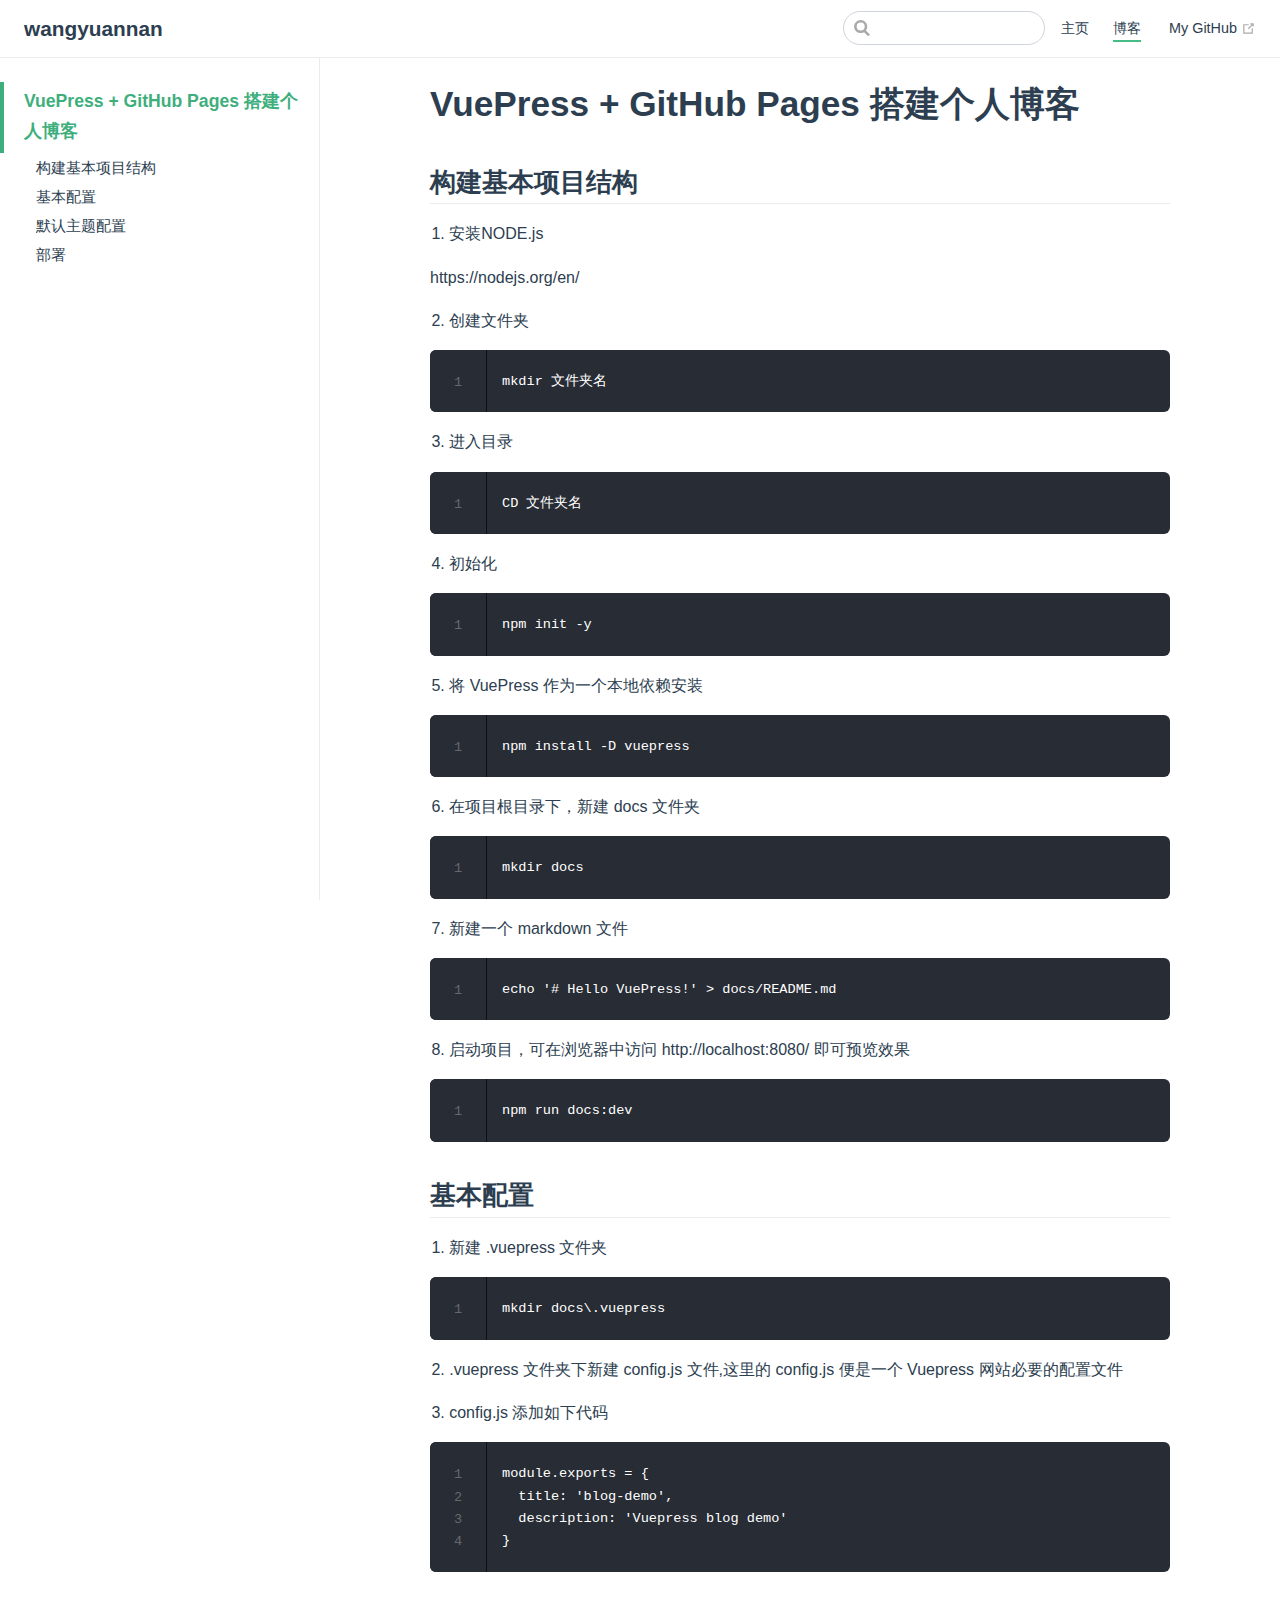
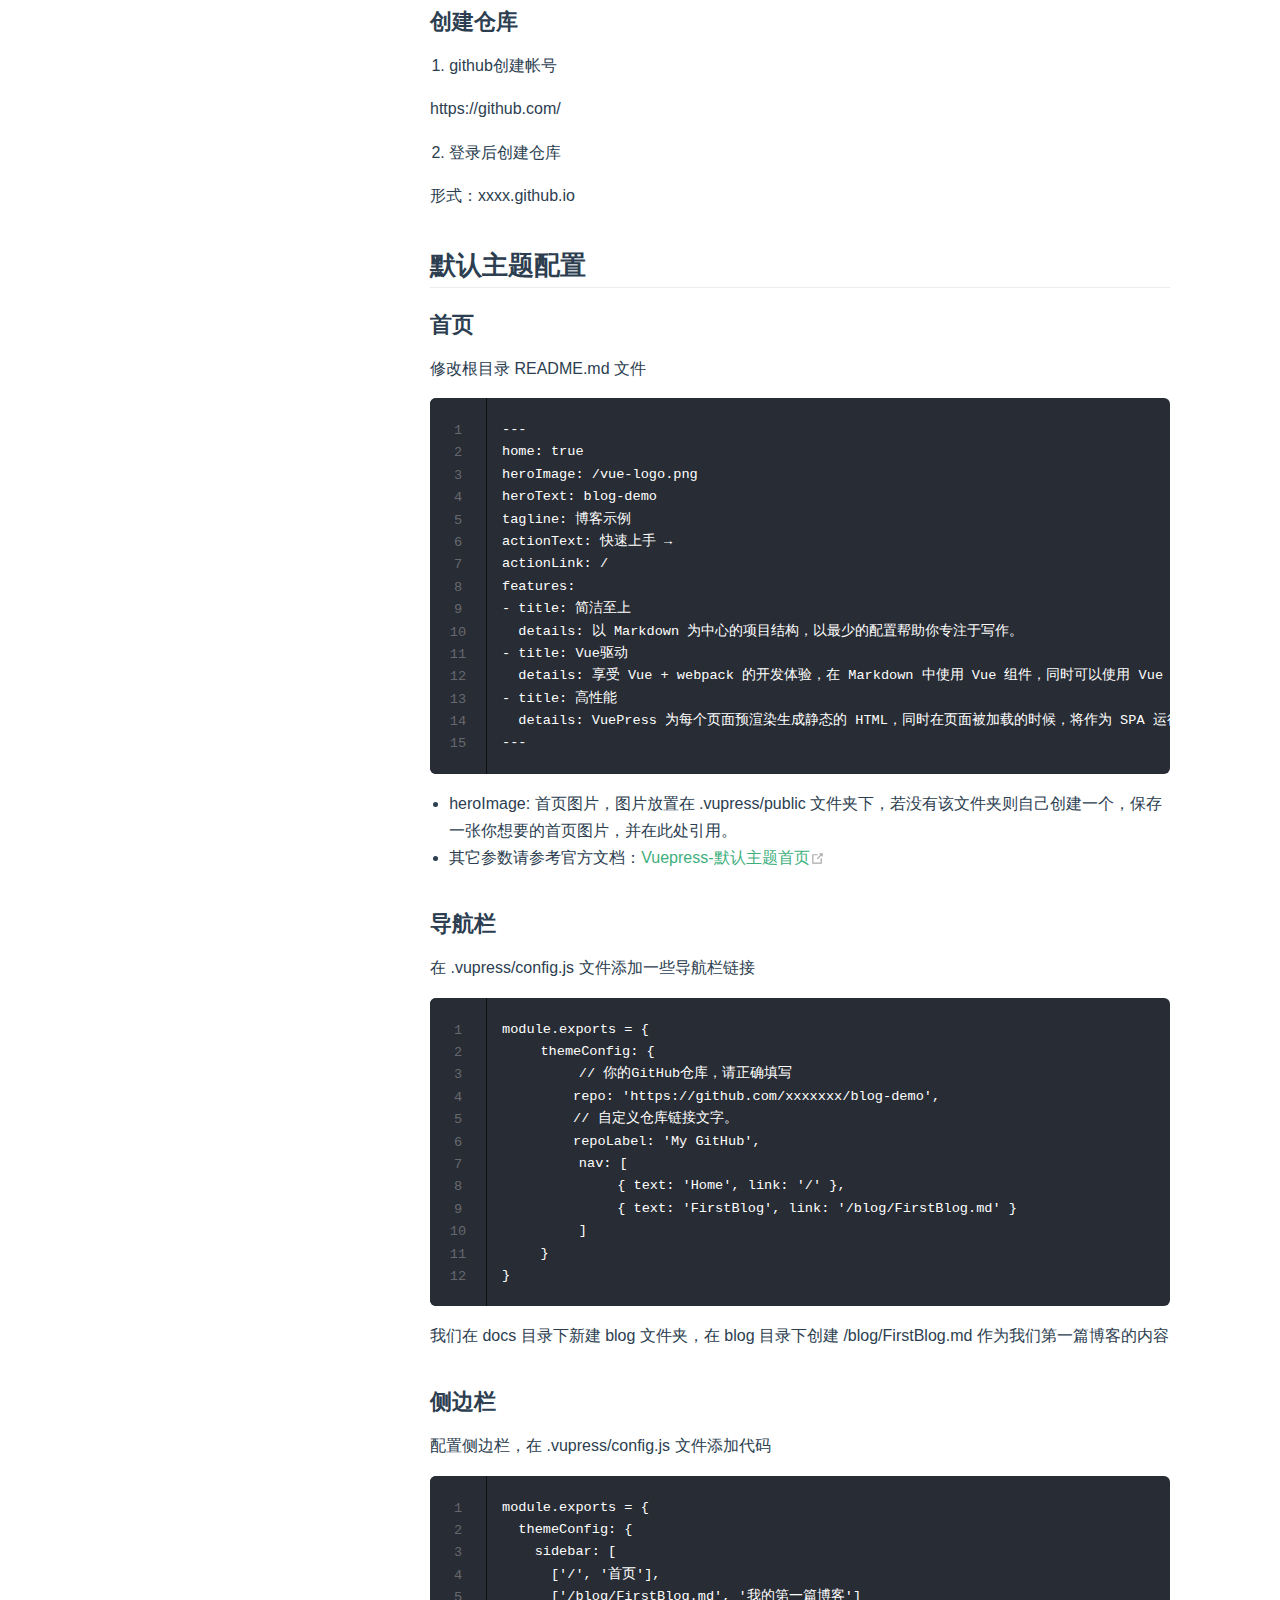
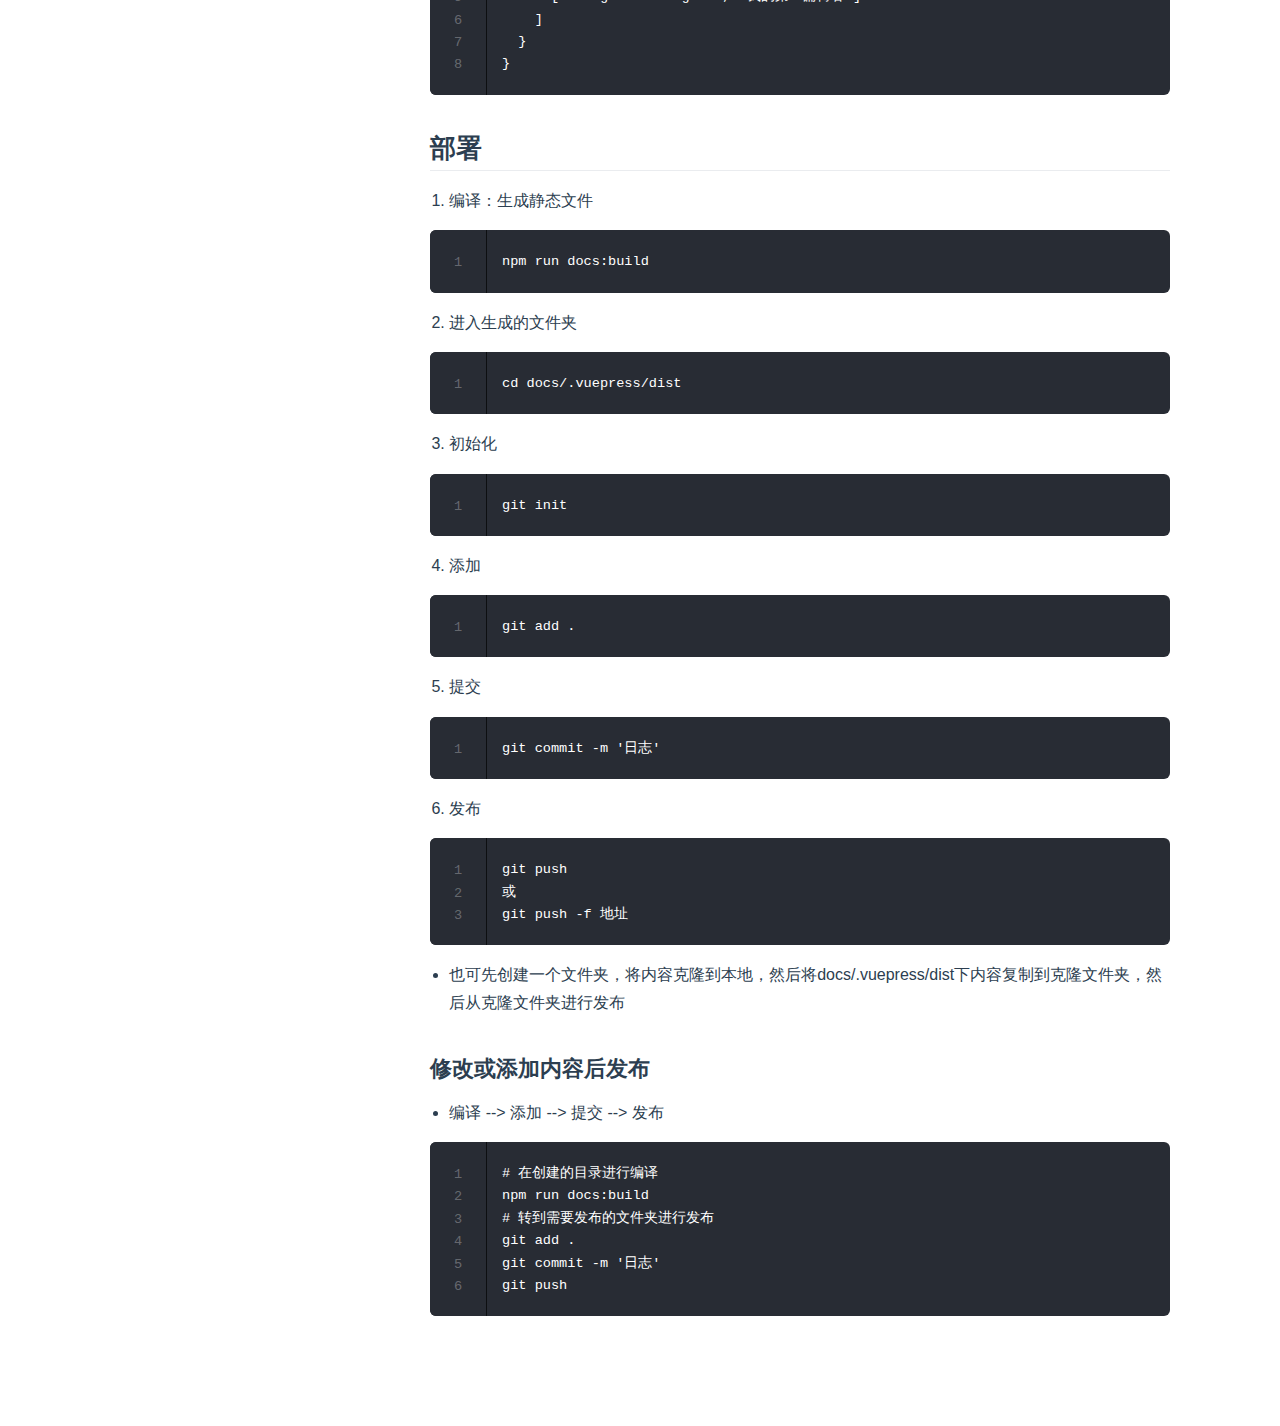
<file: blog/搭建个人博客.html>
<!DOCTYPE html>
<html lang="en-US">
  <head>
    <meta charset="utf-8">
    <meta name="viewport" content="width=device-width,initial-scale=1">
    <title>VuePress + GitHub Pages 搭建个人博客 | wangyuannan</title>
    <meta name="description" content="Vuepress">
    
    
    <link rel="preload" href="/assets/css/0.styles.5c29a8e3.css" as="style"><link rel="preload" href="/assets/js/app.38fd2bed.js" as="script"><link rel="preload" href="/assets/js/2.1132826d.js" as="script"><link rel="preload" href="/assets/js/7.e63e52c7.js" as="script"><link rel="prefetch" href="/assets/js/3.aac60b56.js"><link rel="prefetch" href="/assets/js/4.aad4a508.js"><link rel="prefetch" href="/assets/js/5.34414545.js"><link rel="prefetch" href="/assets/js/6.a882e3c3.js"><link rel="prefetch" href="/assets/js/8.1c9e0161.js">
    <link rel="stylesheet" href="/assets/css/0.styles.5c29a8e3.css">
  </head>
  <body>
    <div id="app" data-server-rendered="true"><div class="theme-container"><header class="navbar"><div class="sidebar-button"><svg xmlns="http://www.w3.org/2000/svg" aria-hidden="true" role="img" viewBox="0 0 448 512" class="icon"><path fill="currentColor" d="M436 124H12c-6.627 0-12-5.373-12-12V80c0-6.627 5.373-12 12-12h424c6.627 0 12 5.373 12 12v32c0 6.627-5.373 12-12 12zm0 160H12c-6.627 0-12-5.373-12-12v-32c0-6.627 5.373-12 12-12h424c6.627 0 12 5.373 12 12v32c0 6.627-5.373 12-12 12zm0 160H12c-6.627 0-12-5.373-12-12v-32c0-6.627 5.373-12 12-12h424c6.627 0 12 5.373 12 12v32c0 6.627-5.373 12-12 12z"></path></svg></div> <a href="/" class="home-link router-link-active"><!----> <span class="site-name">wangyuannan</span></a> <div class="links"><div class="search-box"><input aria-label="Search" autocomplete="off" spellcheck="false" value=""> <!----></div> <nav class="nav-links can-hide"><div class="nav-item"><a href="/" class="nav-link">主页</a></div><div class="nav-item"><a href="/blog/" class="nav-link router-link-active">博客</a></div> <a href="https://github.com/wangyuannan/wangyuannan.github.io.git" target="_blank" rel="noopener noreferrer" class="repo-link">
    My GitHub
    <svg xmlns="http://www.w3.org/2000/svg" aria-hidden="true" x="0px" y="0px" viewBox="0 0 100 100" width="15" height="15" class="icon outbound"><path fill="currentColor" d="M18.8,85.1h56l0,0c2.2,0,4-1.8,4-4v-32h-8v28h-48v-48h28v-8h-32l0,0c-2.2,0-4,1.8-4,4v56C14.8,83.3,16.6,85.1,18.8,85.1z"></path> <polygon fill="currentColor" points="45.7,48.7 51.3,54.3 77.2,28.5 77.2,37.2 85.2,37.2 85.2,14.9 62.8,14.9 62.8,22.9 71.5,22.9"></polygon></svg></a></nav></div></header> <div class="sidebar-mask"></div> <aside class="sidebar"><nav class="nav-links"><div class="nav-item"><a href="/" class="nav-link">主页</a></div><div class="nav-item"><a href="/blog/" class="nav-link router-link-active">博客</a></div> <a href="https://github.com/wangyuannan/wangyuannan.github.io.git" target="_blank" rel="noopener noreferrer" class="repo-link">
    My GitHub
    <svg xmlns="http://www.w3.org/2000/svg" aria-hidden="true" x="0px" y="0px" viewBox="0 0 100 100" width="15" height="15" class="icon outbound"><path fill="currentColor" d="M18.8,85.1h56l0,0c2.2,0,4-1.8,4-4v-32h-8v28h-48v-48h28v-8h-32l0,0c-2.2,0-4,1.8-4,4v56C14.8,83.3,16.6,85.1,18.8,85.1z"></path> <polygon fill="currentColor" points="45.7,48.7 51.3,54.3 77.2,28.5 77.2,37.2 85.2,37.2 85.2,14.9 62.8,14.9 62.8,22.9 71.5,22.9"></polygon></svg></a></nav>  <ul class="sidebar-links"><li><a href="/blog/搭建个人博客.html" class="active sidebar-link">VuePress + GitHub Pages 搭建个人博客</a><ul class="sidebar-sub-headers"><li class="sidebar-sub-header"><a href="/blog/搭建个人博客.html#构建基本项目结构" class="sidebar-link">构建基本项目结构</a></li><li class="sidebar-sub-header"><a href="/blog/搭建个人博客.html#基本配置" class="sidebar-link">基本配置</a></li><li class="sidebar-sub-header"><a href="/blog/搭建个人博客.html#默认主题配置" class="sidebar-link">默认主题配置</a></li><li class="sidebar-sub-header"><a href="/blog/搭建个人博客.html#部署" class="sidebar-link">部署</a></li></ul></li></ul> </aside> <main class="page"> <div class="theme-default-content content__default"><h1 id="vuepress-github-pages-搭建个人博客"><a href="#vuepress-github-pages-搭建个人博客" class="header-anchor">#</a> VuePress + GitHub Pages 搭建个人博客</h1> <h2 id="构建基本项目结构"><a href="#构建基本项目结构" class="header-anchor">#</a> 构建基本项目结构</h2> <ol><li>安装NODE.js</li></ol> <p>https://nodejs.org/en/</p> <ol start="2"><li>创建文件夹</li></ol> <div class="language- line-numbers-mode"><pre class="language-text"><code>mkdir 文件夹名
</code></pre> <div class="line-numbers-wrapper"><span class="line-number">1</span><br></div></div><ol start="3"><li>进入目录</li></ol> <div class="language- line-numbers-mode"><pre class="language-text"><code>CD 文件夹名
</code></pre> <div class="line-numbers-wrapper"><span class="line-number">1</span><br></div></div><ol start="4"><li>初始化</li></ol> <div class="language- line-numbers-mode"><pre class="language-text"><code>npm init -y
</code></pre> <div class="line-numbers-wrapper"><span class="line-number">1</span><br></div></div><ol start="5"><li>将 VuePress 作为一个本地依赖安装</li></ol> <div class="language- line-numbers-mode"><pre class="language-text"><code>npm install -D vuepress
</code></pre> <div class="line-numbers-wrapper"><span class="line-number">1</span><br></div></div><ol start="6"><li>在项目根目录下，新建 docs 文件夹</li></ol> <div class="language- line-numbers-mode"><pre class="language-text"><code>mkdir docs
</code></pre> <div class="line-numbers-wrapper"><span class="line-number">1</span><br></div></div><ol start="7"><li>新建一个 markdown 文件</li></ol> <div class="language- line-numbers-mode"><pre class="language-text"><code>echo '# Hello VuePress!' &gt; docs/README.md
</code></pre> <div class="line-numbers-wrapper"><span class="line-number">1</span><br></div></div><ol start="8"><li>启动项目，可在浏览器中访问 http://localhost:8080/ 即可预览效果</li></ol> <div class="language- line-numbers-mode"><pre class="language-text"><code>npm run docs:dev
</code></pre> <div class="line-numbers-wrapper"><span class="line-number">1</span><br></div></div><h2 id="基本配置"><a href="#基本配置" class="header-anchor">#</a> 基本配置</h2> <ol><li>新建 .vuepress 文件夹</li></ol> <div class="language- line-numbers-mode"><pre class="language-text"><code>mkdir docs\.vuepress
</code></pre> <div class="line-numbers-wrapper"><span class="line-number">1</span><br></div></div><ol start="2"><li><p>.vuepress 文件夹下新建 config.js 文件,这里的 config.js 便是一个 Vuepress 网站必要的配置文件</p></li> <li><p>config.js 添加如下代码</p></li></ol> <div class="language- line-numbers-mode"><pre class="language-text"><code>module.exports = {
  title: 'blog-demo',
  description: 'Vuepress blog demo'
}
</code></pre> <div class="line-numbers-wrapper"><span class="line-number">1</span><br><span class="line-number">2</span><br><span class="line-number">3</span><br><span class="line-number">4</span><br></div></div><h3 id="创建仓库"><a href="#创建仓库" class="header-anchor">#</a> 创建仓库</h3> <ol><li>github创建帐号</li></ol> <p>https://github.com/</p> <ol start="2"><li>登录后创建仓库</li></ol> <p>形式：xxxx.github.io</p> <h2 id="默认主题配置"><a href="#默认主题配置" class="header-anchor">#</a> 默认主题配置</h2> <h3 id="首页"><a href="#首页" class="header-anchor">#</a> 首页</h3> <p>修改根目录 README.md 文件</p> <div class="language- line-numbers-mode"><pre class="language-text"><code>---
home: true
heroImage: /vue-logo.png
heroText: blog-demo
tagline: 博客示例
actionText: 快速上手 →
actionLink: /
features:
- title: 简洁至上
  details: 以 Markdown 为中心的项目结构，以最少的配置帮助你专注于写作。
- title: Vue驱动
  details: 享受 Vue + webpack 的开发体验，在 Markdown 中使用 Vue 组件，同时可以使用 Vue 来开发自定义主题。
- title: 高性能
  details: VuePress 为每个页面预渲染生成静态的 HTML，同时在页面被加载的时候，将作为 SPA 运行。
---
</code></pre> <div class="line-numbers-wrapper"><span class="line-number">1</span><br><span class="line-number">2</span><br><span class="line-number">3</span><br><span class="line-number">4</span><br><span class="line-number">5</span><br><span class="line-number">6</span><br><span class="line-number">7</span><br><span class="line-number">8</span><br><span class="line-number">9</span><br><span class="line-number">10</span><br><span class="line-number">11</span><br><span class="line-number">12</span><br><span class="line-number">13</span><br><span class="line-number">14</span><br><span class="line-number">15</span><br></div></div><ul><li>heroImage: 首页图片，图片放置在 .vupress/public 文件夹下，若没有该文件夹则自己创建一个，保存一张你想要的首页图片，并在此处引用。</li> <li>其它参数请参考官方文档：<a href="https://vuepress.vuejs.org/zh/theme/default-theme-config.html" target="_blank" rel="noopener noreferrer">Vuepress-默认主题首页<svg xmlns="http://www.w3.org/2000/svg" aria-hidden="true" x="0px" y="0px" viewBox="0 0 100 100" width="15" height="15" class="icon outbound"><path fill="currentColor" d="M18.8,85.1h56l0,0c2.2,0,4-1.8,4-4v-32h-8v28h-48v-48h28v-8h-32l0,0c-2.2,0-4,1.8-4,4v56C14.8,83.3,16.6,85.1,18.8,85.1z"></path> <polygon fill="currentColor" points="45.7,48.7 51.3,54.3 77.2,28.5 77.2,37.2 85.2,37.2 85.2,14.9 62.8,14.9 62.8,22.9 71.5,22.9"></polygon></svg></a></li></ul> <h3 id="导航栏"><a href="#导航栏" class="header-anchor">#</a> 导航栏</h3> <p>在 .vupress/config.js 文件添加一些导航栏链接</p> <div class="language- line-numbers-mode"><pre class="language-text"><code>module.exports = {
	themeConfig: {
	  	// 你的GitHub仓库，请正确填写
	    repo: 'https://github.com/xxxxxxx/blog-demo',
	    // 自定义仓库链接文字。
	    repoLabel: 'My GitHub',
	  	nav: [
	  		{ text: 'Home', link: '/' },
	  		{ text: 'FirstBlog', link: '/blog/FirstBlog.md' }
	  	]
	}
}
</code></pre> <div class="line-numbers-wrapper"><span class="line-number">1</span><br><span class="line-number">2</span><br><span class="line-number">3</span><br><span class="line-number">4</span><br><span class="line-number">5</span><br><span class="line-number">6</span><br><span class="line-number">7</span><br><span class="line-number">8</span><br><span class="line-number">9</span><br><span class="line-number">10</span><br><span class="line-number">11</span><br><span class="line-number">12</span><br></div></div><p>我们在 docs 目录下新建 blog 文件夹，在 blog 目录下创建 /blog/FirstBlog.md 作为我们第一篇博客的内容</p> <h3 id="侧边栏"><a href="#侧边栏" class="header-anchor">#</a> 侧边栏</h3> <p>配置侧边栏，在 .vupress/config.js 文件添加代码</p> <div class="language- line-numbers-mode"><pre class="language-text"><code>module.exports = {
  themeConfig: {
    sidebar: [
      ['/', '首页'],
      ['/blog/FirstBlog.md', '我的第一篇博客']
    ]
  }
}
</code></pre> <div class="line-numbers-wrapper"><span class="line-number">1</span><br><span class="line-number">2</span><br><span class="line-number">3</span><br><span class="line-number">4</span><br><span class="line-number">5</span><br><span class="line-number">6</span><br><span class="line-number">7</span><br><span class="line-number">8</span><br></div></div><h2 id="部署"><a href="#部署" class="header-anchor">#</a> 部署</h2> <ol><li>编译：生成静态文件</li></ol> <div class="language- line-numbers-mode"><pre class="language-text"><code>npm run docs:build
</code></pre> <div class="line-numbers-wrapper"><span class="line-number">1</span><br></div></div><ol start="2"><li>进入生成的文件夹</li></ol> <div class="language- line-numbers-mode"><pre class="language-text"><code>cd docs/.vuepress/dist
</code></pre> <div class="line-numbers-wrapper"><span class="line-number">1</span><br></div></div><ol start="3"><li>初始化</li></ol> <div class="language- line-numbers-mode"><pre class="language-text"><code>git init
</code></pre> <div class="line-numbers-wrapper"><span class="line-number">1</span><br></div></div><ol start="4"><li>添加</li></ol> <div class="language- line-numbers-mode"><pre class="language-text"><code>git add .
</code></pre> <div class="line-numbers-wrapper"><span class="line-number">1</span><br></div></div><ol start="5"><li>提交</li></ol> <div class="language- line-numbers-mode"><pre class="language-text"><code>git commit -m '日志'
</code></pre> <div class="line-numbers-wrapper"><span class="line-number">1</span><br></div></div><ol start="6"><li>发布</li></ol> <div class="language- line-numbers-mode"><pre class="language-text"><code>git push 
或
git push -f 地址
</code></pre> <div class="line-numbers-wrapper"><span class="line-number">1</span><br><span class="line-number">2</span><br><span class="line-number">3</span><br></div></div><ul><li>也可先创建一个文件夹，将内容克隆到本地，然后将docs/.vuepress/dist下内容复制到克隆文件夹，然后从克隆文件夹进行发布</li></ul> <h3 id="修改或添加内容后发布"><a href="#修改或添加内容后发布" class="header-anchor">#</a> 修改或添加内容后发布</h3> <ul><li>编译 --&gt; 添加 --&gt; 提交 --&gt; 发布</li></ul> <div class="language- line-numbers-mode"><pre class="language-text"><code># 在创建的目录进行编译
npm run docs:build
# 转到需要发布的文件夹进行发布
git add .
git commit -m '日志'
git push
</code></pre> <div class="line-numbers-wrapper"><span class="line-number">1</span><br><span class="line-number">2</span><br><span class="line-number">3</span><br><span class="line-number">4</span><br><span class="line-number">5</span><br><span class="line-number">6</span><br></div></div></div> <footer class="page-edit"><!----> <!----></footer> <!----> </main></div><div class="global-ui"></div></div>
    <script src="/assets/js/app.38fd2bed.js" defer></script><script src="/assets/js/2.1132826d.js" defer></script><script src="/assets/js/7.e63e52c7.js" defer></script>
  </body>
</html>
</file>
<file: assets/css/0.styles.5c29a8e3.css>
#nprogress{pointer-events:none}#nprogress .bar{background:#3eaf7c;position:fixed;z-index:1031;top:0;left:0;width:100%;height:2px}#nprogress .peg{display:block;position:absolute;right:0;width:100px;height:100%;box-shadow:0 0 10px #3eaf7c,0 0 5px #3eaf7c;opacity:1;transform:rotate(3deg) translateY(-4px)}#nprogress .spinner{display:block;position:fixed;z-index:1031;top:15px;right:15px}#nprogress .spinner-icon{width:18px;height:18px;box-sizing:border-box;border-color:#3eaf7c transparent transparent #3eaf7c;border-style:solid;border-width:2px;border-radius:50%;animation:nprogress-spinner .4s linear infinite}.nprogress-custom-parent{overflow:hidden;position:relative}.nprogress-custom-parent #nprogress .bar,.nprogress-custom-parent #nprogress .spinner{position:absolute}@keyframes nprogress-spinner{0%{transform:rotate(0deg)}to{transform:rotate(1turn)}}.icon.outbound{color:#aaa;display:inline-block;vertical-align:middle;position:relative;top:-1px}.home{padding:3.6rem 2rem 0;max-width:960px;margin:0 auto;display:block}.home .hero{text-align:center}.home .hero img{max-width:100%;max-height:280px;display:block;margin:3rem auto 1.5rem}.home .hero h1{font-size:3rem}.home .hero .action,.home .hero .description,.home .hero h1{margin:1.8rem auto}.home .hero .description{max-width:35rem;font-size:1.6rem;line-height:1.3;color:#6a8bad}.home .hero .action-button{display:inline-block;font-size:1.2rem;color:#fff;background-color:#3eaf7c;padding:.8rem 1.6rem;border-radius:4px;transition:background-color .1s ease;box-sizing:border-box;border-bottom:1px solid #389d70}.home .hero .action-button:hover{background-color:#4abf8a}.home .features{border-top:1px solid #eaecef;padding:1.2rem 0;margin-top:2.5rem;display:flex;flex-wrap:wrap;align-items:flex-start;align-content:stretch;justify-content:space-between}.home .feature{flex-grow:1;flex-basis:30%;max-width:30%}.home .feature h2{font-size:1.4rem;font-weight:500;border-bottom:none;padding-bottom:0;color:#3a5169}.home .feature p{color:#4e6e8e}.home .footer{padding:2.5rem;border-top:1px solid #eaecef;text-align:center;color:#4e6e8e}@media (max-width:719px){.home .features{flex-direction:column}.home .feature{max-width:100%;padding:0 2.5rem}}@media (max-width:419px){.home{padding-left:1.5rem;padding-right:1.5rem}.home .hero img{max-height:210px;margin:2rem auto 1.2rem}.home .hero h1{font-size:2rem}.home .hero .action,.home .hero .description,.home .hero h1{margin:1.2rem auto}.home .hero .description{font-size:1.2rem}.home .hero .action-button{font-size:1rem;padding:.6rem 1.2rem}.home .feature h2{font-size:1.25rem}}.search-box{display:inline-block;position:relative;margin-right:1rem}.search-box input{cursor:text;width:10rem;height:2rem;color:#4e6e8e;display:inline-block;border:1px solid #cfd4db;border-radius:2rem;font-size:.9rem;line-height:2rem;padding:0 .5rem 0 2rem;outline:none;transition:all .2s ease;background:#fff url(/assets/img/search.83621669.svg) .6rem .5rem no-repeat;background-size:1rem}.search-box input:focus{cursor:auto;border-color:#3eaf7c}.search-box .suggestions{background:#fff;width:20rem;position:absolute;top:1.5rem;border:1px solid #cfd4db;border-radius:6px;padding:.4rem;list-style-type:none}.search-box .suggestions.align-right{right:0}.search-box .suggestion{line-height:1.4;padding:.4rem .6rem;border-radius:4px;cursor:pointer}.search-box .suggestion a{white-space:normal;color:#5d82a6}.search-box .suggestion a .page-title{font-weight:600}.search-box .suggestion a .header{font-size:.9em;margin-left:.25em}.search-box .suggestion.focused{background-color:#f3f4f5}.search-box .suggestion.focused a{color:#3eaf7c}@media (max-width:959px){.search-box input{cursor:pointer;width:0;border-color:transparent;position:relative}.search-box input:focus{cursor:text;left:0;width:10rem}}@media (-ms-high-contrast:none){.search-box input{height:2rem}}@media (max-width:959px) and (min-width:719px){.search-box .suggestions{left:0}}@media (max-width:719px){.search-box{margin-right:0}.search-box input{left:1rem}.search-box .suggestions{right:0}}@media (max-width:419px){.search-box .suggestions{width:calc(100vw - 4rem)}.search-box input:focus{width:8rem}}.sidebar-button{cursor:pointer;display:none;width:1.25rem;height:1.25rem;position:absolute;padding:.6rem;top:.6rem;left:1rem}.sidebar-button .icon{display:block;width:1.25rem;height:1.25rem}@media (max-width:719px){.sidebar-button{display:block}}.dropdown-enter,.dropdown-leave-to{height:0!important}.dropdown-wrapper{cursor:pointer}.dropdown-wrapper .dropdown-title{display:block;font-size:.9rem;font-family:inherit;cursor:inherit;padding:inherit;line-height:1.4rem;background:transparent;border:none;font-weight:500;color:#2c3e50}.dropdown-wrapper .dropdown-title:hover{border-color:transparent}.dropdown-wrapper .dropdown-title .arrow{vertical-align:middle;margin-top:-1px;margin-left:.4rem}.dropdown-wrapper .nav-dropdown .dropdown-item{color:inherit;line-height:1.7rem}.dropdown-wrapper .nav-dropdown .dropdown-item h4{margin:.45rem 0 0;border-top:1px solid #eee;padding:.45rem 1.5rem 0 1.25rem}.dropdown-wrapper .nav-dropdown .dropdown-item .dropdown-subitem-wrapper{padding:0;list-style:none}.dropdown-wrapper .nav-dropdown .dropdown-item .dropdown-subitem-wrapper .dropdown-subitem{font-size:.9em}.dropdown-wrapper .nav-dropdown .dropdown-item a{display:block;line-height:1.7rem;position:relative;border-bottom:none;font-weight:400;margin-bottom:0;padding:0 1.5rem 0 1.25rem}.dropdown-wrapper .nav-dropdown .dropdown-item a.router-link-active,.dropdown-wrapper .nav-dropdown .dropdown-item a:hover{color:#3eaf7c}.dropdown-wrapper .nav-dropdown .dropdown-item a.router-link-active:after{content:"";width:0;height:0;border-left:5px solid #3eaf7c;border-top:3px solid transparent;border-bottom:3px solid transparent;position:absolute;top:calc(50% - 2px);left:9px}.dropdown-wrapper .nav-dropdown .dropdown-item:first-child h4{margin-top:0;padding-top:0;border-top:0}@media (max-width:719px){.dropdown-wrapper.open .dropdown-title{margin-bottom:.5rem}.dropdown-wrapper .dropdown-title{font-weight:600;font-size:inherit}.dropdown-wrapper .dropdown-title:hover{color:#3eaf7c}.dropdown-wrapper .nav-dropdown{transition:height .1s ease-out;overflow:hidden}.dropdown-wrapper .nav-dropdown .dropdown-item h4{border-top:0;margin-top:0;padding-top:0}.dropdown-wrapper .nav-dropdown .dropdown-item>a,.dropdown-wrapper .nav-dropdown .dropdown-item h4{font-size:15px;line-height:2rem}.dropdown-wrapper .nav-dropdown .dropdown-item .dropdown-subitem{font-size:14px;padding-left:1rem}}@media (min-width:719px){.dropdown-wrapper{height:1.8rem}.dropdown-wrapper.open .nav-dropdown,.dropdown-wrapper:hover .nav-dropdown{display:block!important}.dropdown-wrapper.open:blur{display:none}.dropdown-wrapper .dropdown-title .arrow{border-left:4px solid transparent;border-right:4px solid transparent;border-top:6px solid #ccc;border-bottom:0}.dropdown-wrapper .nav-dropdown{display:none;height:auto!important;box-sizing:border-box;max-height:calc(100vh - 2.7rem);overflow-y:auto;position:absolute;top:100%;right:0;background-color:#fff;padding:.6rem 0;border:1px solid;border-color:#ddd #ddd #ccc;text-align:left;border-radius:.25rem;white-space:nowrap;margin:0}}.nav-links{display:inline-block}.nav-links a{line-height:1.4rem;color:inherit}.nav-links a.router-link-active,.nav-links a:hover{color:#3eaf7c}.nav-links .nav-item{position:relative;display:inline-block;margin-left:1.5rem;line-height:2rem}.nav-links .nav-item:first-child{margin-left:0}.nav-links .repo-link{margin-left:1.5rem}@media (max-width:719px){.nav-links .nav-item,.nav-links .repo-link{margin-left:0}}@media (min-width:719px){.nav-links a.router-link-active,.nav-links a:hover{color:#2c3e50}.nav-item>a:not(.external).router-link-active,.nav-item>a:not(.external):hover{margin-bottom:-2px;border-bottom:2px solid #46bd87}}.navbar{padding:.7rem 1.5rem;line-height:2.2rem}.navbar a,.navbar img,.navbar span{display:inline-block}.navbar .logo{height:2.2rem;min-width:2.2rem;margin-right:.8rem;vertical-align:top}.navbar .site-name{font-size:1.3rem;font-weight:600;color:#2c3e50;position:relative}.navbar .links{padding-left:1.5rem;box-sizing:border-box;background-color:#fff;white-space:nowrap;font-size:.9rem;position:absolute;right:1.5rem;top:.7rem;display:flex}.navbar .links .search-box{flex:0 0 auto;vertical-align:top}@media (max-width:719px){.navbar{padding-left:4rem}.navbar .can-hide{display:none}.navbar .links{padding-left:1.5rem}.navbar .site-name{width:calc(100vw - 9.4rem);overflow:hidden;white-space:nowrap;text-overflow:ellipsis}}.page-edit{max-width:740px;margin:0 auto;padding:2rem 2.5rem}@media (max-width:959px){.page-edit{padding:2rem}}@media (max-width:419px){.page-edit{padding:1.5rem}}.page-edit{padding-top:1rem;padding-bottom:1rem;overflow:auto}.page-edit .edit-link{display:inline-block}.page-edit .edit-link a{color:#4e6e8e;margin-right:.25rem}.page-edit .last-updated{float:right;font-size:.9em}.page-edit .last-updated .prefix{font-weight:500;color:#4e6e8e}.page-edit .last-updated .time{font-weight:400;color:#aaa}@media (max-width:719px){.page-edit .edit-link{margin-bottom:.5rem}.page-edit .last-updated{font-size:.8em;float:none;text-align:left}}.page-nav{max-width:740px;margin:0 auto;padding:2rem 2.5rem}@media (max-width:959px){.page-nav{padding:2rem}}@media (max-width:419px){.page-nav{padding:1.5rem}}.page-nav{padding-top:1rem;padding-bottom:0}.page-nav .inner{min-height:2rem;margin-top:0;border-top:1px solid #eaecef;padding-top:1rem;overflow:auto}.page-nav .next{float:right}.page{padding-bottom:2rem;display:block}.sidebar-group .sidebar-group{padding-left:.5em}.sidebar-group:not(.collapsable) .sidebar-heading:not(.clickable){cursor:auto;color:inherit}.sidebar-group.is-sub-group{padding-left:0}.sidebar-group.is-sub-group>.sidebar-heading{font-size:.95em;line-height:1.4;font-weight:400;padding-left:2rem}.sidebar-group.is-sub-group>.sidebar-heading:not(.clickable){opacity:.5}.sidebar-group.is-sub-group>.sidebar-group-items{padding-left:1rem}.sidebar-group.is-sub-group>.sidebar-group-items>li>.sidebar-link{font-size:.95em;border-left:none}.sidebar-group.depth-2>.sidebar-heading{border-left:none}.sidebar-heading{color:#2c3e50;transition:color .15s ease;cursor:pointer;font-size:1.1em;font-weight:700;padding:.35rem 1.5rem .35rem 1.25rem;width:100%;box-sizing:border-box;margin:0;border-left:.25rem solid transparent}.sidebar-heading.open,.sidebar-heading:hover{color:inherit}.sidebar-heading .arrow{position:relative;top:-.12em;left:.5em}.sidebar-heading.clickable.active{font-weight:600;color:#3eaf7c;border-left-color:#3eaf7c}.sidebar-heading.clickable:hover{color:#3eaf7c}.sidebar-group-items{transition:height .1s ease-out;font-size:.95em;overflow:hidden}.sidebar .sidebar-sub-headers{padding-left:1rem;font-size:.95em}a.sidebar-link{font-size:1em;font-weight:400;display:inline-block;color:#2c3e50;border-left:.25rem solid transparent;padding:.35rem 1rem .35rem 1.25rem;line-height:1.4;width:100%;box-sizing:border-box}a.sidebar-link:hover{color:#3eaf7c}a.sidebar-link.active{font-weight:600;color:#3eaf7c;border-left-color:#3eaf7c}.sidebar-group a.sidebar-link{padding-left:2rem}.sidebar-sub-headers a.sidebar-link{padding-top:.25rem;padding-bottom:.25rem;border-left:none}.sidebar-sub-headers a.sidebar-link.active{font-weight:500}.sidebar ul{padding:0;margin:0;list-style-type:none}.sidebar a{display:inline-block}.sidebar .nav-links{display:none;border-bottom:1px solid #eaecef;padding:.5rem 0 .75rem}.sidebar .nav-links a{font-weight:600}.sidebar .nav-links .nav-item,.sidebar .nav-links .repo-link{display:block;line-height:1.25rem;font-size:1.1em;padding:.5rem 0 .5rem 1.5rem}.sidebar>.sidebar-links{padding:1.5rem 0}.sidebar>.sidebar-links>li>a.sidebar-link{font-size:1.1em;line-height:1.7;font-weight:700}.sidebar>.sidebar-links>li:not(:first-child){margin-top:.75rem}@media (max-width:719px){.sidebar .nav-links{display:block}.sidebar .nav-links .dropdown-wrapper .nav-dropdown .dropdown-item a.router-link-active:after{top:calc(1rem - 2px)}.sidebar>.sidebar-links{padding:1rem 0}}code[class*=language-],pre[class*=language-]{color:#ccc;background:none;font-family:Consolas,Monaco,Andale Mono,Ubuntu Mono,monospace;font-size:1em;text-align:left;white-space:pre;word-spacing:normal;word-break:normal;word-wrap:normal;line-height:1.5;-moz-tab-size:4;-o-tab-size:4;tab-size:4;-webkit-hyphens:none;-ms-hyphens:none;hyphens:none}pre[class*=language-]{padding:1em;margin:.5em 0;overflow:auto}:not(pre)>code[class*=language-],pre[class*=language-]{background:#2d2d2d}:not(pre)>code[class*=language-]{padding:.1em;border-radius:.3em;white-space:normal}.token.block-comment,.token.cdata,.token.comment,.token.doctype,.token.prolog{color:#999}.token.punctuation{color:#ccc}.token.attr-name,.token.deleted,.token.namespace,.token.tag{color:#e2777a}.token.function-name{color:#6196cc}.token.boolean,.token.function,.token.number{color:#f08d49}.token.class-name,.token.constant,.token.property,.token.symbol{color:#f8c555}.token.atrule,.token.builtin,.token.important,.token.keyword,.token.selector{color:#cc99cd}.token.attr-value,.token.char,.token.regex,.token.string,.token.variable{color:#7ec699}.token.entity,.token.operator,.token.url{color:#67cdcc}.token.bold,.token.important{font-weight:700}.token.italic{font-style:italic}.token.entity{cursor:help}.token.inserted{color:green}.theme-default-content code{color:#476582;padding:.25rem .5rem;margin:0;font-size:.85em;background-color:rgba(27,31,35,.05);border-radius:3px}.theme-default-content code .token.deleted{color:#ec5975}.theme-default-content code .token.inserted{color:#3eaf7c}.theme-default-content pre,.theme-default-content pre[class*=language-]{line-height:1.4;padding:1.25rem 1.5rem;margin:.85rem 0;background-color:#282c34;border-radius:6px;overflow:auto}.theme-default-content pre[class*=language-] code,.theme-default-content pre code{color:#fff;padding:0;background-color:transparent;border-radius:0}div[class*=language-]{position:relative;background-color:#282c34;border-radius:6px}div[class*=language-] .highlight-lines{-webkit-user-select:none;-ms-user-select:none;user-select:none;padding-top:1.3rem;position:absolute;top:0;left:0;width:100%;line-height:1.4}div[class*=language-] .highlight-lines .highlighted{background-color:rgba(0,0,0,.66)}div[class*=language-] pre,div[class*=language-] pre[class*=language-]{background:transparent;position:relative;z-index:1}div[class*=language-]:before{position:absolute;z-index:3;top:.8em;right:1em;font-size:.75rem;color:hsla(0,0%,100%,.4)}div[class*=language-]:not(.line-numbers-mode) .line-numbers-wrapper{display:none}div[class*=language-].line-numbers-mode .highlight-lines .highlighted{position:relative}div[class*=language-].line-numbers-mode .highlight-lines .highlighted:before{content:" ";position:absolute;z-index:3;left:0;top:0;display:block;width:3.5rem;height:100%;background-color:rgba(0,0,0,.66)}div[class*=language-].line-numbers-mode pre{padding-left:4.5rem;vertical-align:middle}div[class*=language-].line-numbers-mode .line-numbers-wrapper{position:absolute;top:0;width:3.5rem;text-align:center;color:hsla(0,0%,100%,.3);padding:1.25rem 0;line-height:1.4}div[class*=language-].line-numbers-mode .line-numbers-wrapper br{-webkit-user-select:none;-ms-user-select:none;user-select:none}div[class*=language-].line-numbers-mode .line-numbers-wrapper .line-number{position:relative;z-index:4;-webkit-user-select:none;-ms-user-select:none;user-select:none;font-size:.85em}div[class*=language-].line-numbers-mode:after{content:"";position:absolute;z-index:2;top:0;left:0;width:3.5rem;height:100%;border-radius:6px 0 0 6px;border-right:1px solid rgba(0,0,0,.66);background-color:#282c34}div[class~=language-js]:before{content:"js"}div[class~=language-ts]:before{content:"ts"}div[class~=language-html]:before{content:"html"}div[class~=language-md]:before{content:"md"}div[class~=language-vue]:before{content:"vue"}div[class~=language-css]:before{content:"css"}div[class~=language-sass]:before{content:"sass"}div[class~=language-scss]:before{content:"scss"}div[class~=language-less]:before{content:"less"}div[class~=language-stylus]:before{content:"stylus"}div[class~=language-go]:before{content:"go"}div[class~=language-java]:before{content:"java"}div[class~=language-c]:before{content:"c"}div[class~=language-sh]:before{content:"sh"}div[class~=language-yaml]:before{content:"yaml"}div[class~=language-py]:before{content:"py"}div[class~=language-docker]:before{content:"docker"}div[class~=language-dockerfile]:before{content:"dockerfile"}div[class~=language-makefile]:before{content:"makefile"}div[class~=language-javascript]:before{content:"js"}div[class~=language-typescript]:before{content:"ts"}div[class~=language-markup]:before{content:"html"}div[class~=language-markdown]:before{content:"md"}div[class~=language-json]:before{content:"json"}div[class~=language-ruby]:before{content:"rb"}div[class~=language-python]:before{content:"py"}div[class~=language-bash]:before{content:"sh"}div[class~=language-php]:before{content:"php"}.custom-block .custom-block-title{font-weight:600;margin-bottom:-.4rem}.custom-block.danger,.custom-block.tip,.custom-block.warning{padding:.1rem 1.5rem;border-left-width:.5rem;border-left-style:solid;margin:1rem 0}.custom-block.tip{background-color:#f3f5f7;border-color:#42b983}.custom-block.warning{background-color:rgba(255,229,100,.3);border-color:#e7c000;color:#6b5900}.custom-block.warning .custom-block-title{color:#b29400}.custom-block.warning a{color:#2c3e50}.custom-block.danger{background-color:#ffe6e6;border-color:#c00;color:#4d0000}.custom-block.danger .custom-block-title{color:#900}.custom-block.danger a{color:#2c3e50}.arrow{display:inline-block;width:0;height:0}.arrow.up{border-bottom:6px solid #ccc}.arrow.down,.arrow.up{border-left:4px solid transparent;border-right:4px solid transparent}.arrow.down{border-top:6px solid #ccc}.arrow.right{border-left:6px solid #ccc}.arrow.left,.arrow.right{border-top:4px solid transparent;border-bottom:4px solid transparent}.arrow.left{border-right:6px solid #ccc}.theme-default-content:not(.custom){max-width:740px;margin:0 auto;padding:2rem 2.5rem}@media (max-width:959px){.theme-default-content:not(.custom){padding:2rem}}@media (max-width:419px){.theme-default-content:not(.custom){padding:1.5rem}}.table-of-contents .badge{vertical-align:middle}body,html{padding:0;margin:0;background-color:#fff}body{font-family:-apple-system,BlinkMacSystemFont,Segoe UI,Roboto,Oxygen,Ubuntu,Cantarell,Fira Sans,Droid Sans,Helvetica Neue,sans-serif;-webkit-font-smoothing:antialiased;-moz-osx-font-smoothing:grayscale;font-size:16px;color:#2c3e50}.page{padding-left:20rem}.navbar{z-index:20;right:0;height:3.6rem;background-color:#fff;box-sizing:border-box;border-bottom:1px solid #eaecef}.navbar,.sidebar-mask{position:fixed;top:0;left:0}.sidebar-mask{z-index:9;width:100vw;height:100vh;display:none}.sidebar{font-size:16px;background-color:#fff;width:20rem;position:fixed;z-index:10;margin:0;top:3.6rem;left:0;bottom:0;box-sizing:border-box;border-right:1px solid #eaecef;overflow-y:auto}.theme-default-content:not(.custom)>:first-child{margin-top:3.6rem}.theme-default-content:not(.custom) a:hover{text-decoration:underline}.theme-default-content:not(.custom) p.demo{padding:1rem 1.5rem;border:1px solid #ddd;border-radius:4px}.theme-default-content:not(.custom) img{max-width:100%}.theme-default-content.custom{padding:0;margin:0}.theme-default-content.custom img{max-width:100%}a{font-weight:500;text-decoration:none}a,p a code{color:#3eaf7c}p a code{font-weight:400}kbd{background:#eee;border:.15rem solid #ddd;border-bottom:.25rem solid #ddd;border-radius:.15rem;padding:0 .15em}blockquote{font-size:1rem;color:#999;border-left:.2rem solid #dfe2e5;margin:1rem 0;padding:.25rem 0 .25rem 1rem}blockquote>p{margin:0}ol,ul{padding-left:1.2em}strong{font-weight:600}h1,h2,h3,h4,h5,h6{font-weight:600;line-height:1.25}.theme-default-content:not(.custom)>h1,.theme-default-content:not(.custom)>h2,.theme-default-content:not(.custom)>h3,.theme-default-content:not(.custom)>h4,.theme-default-content:not(.custom)>h5,.theme-default-content:not(.custom)>h6{margin-top:-3.1rem;padding-top:4.6rem;margin-bottom:0}.theme-default-content:not(.custom)>h1:first-child,.theme-default-content:not(.custom)>h2:first-child,.theme-default-content:not(.custom)>h3:first-child,.theme-default-content:not(.custom)>h4:first-child,.theme-default-content:not(.custom)>h5:first-child,.theme-default-content:not(.custom)>h6:first-child{margin-top:-1.5rem;margin-bottom:1rem}.theme-default-content:not(.custom)>h1:first-child+.custom-block,.theme-default-content:not(.custom)>h1:first-child+p,.theme-default-content:not(.custom)>h1:first-child+pre,.theme-default-content:not(.custom)>h2:first-child+.custom-block,.theme-default-content:not(.custom)>h2:first-child+p,.theme-default-content:not(.custom)>h2:first-child+pre,.theme-default-content:not(.custom)>h3:first-child+.custom-block,.theme-default-content:not(.custom)>h3:first-child+p,.theme-default-content:not(.custom)>h3:first-child+pre,.theme-default-content:not(.custom)>h4:first-child+.custom-block,.theme-default-content:not(.custom)>h4:first-child+p,.theme-default-content:not(.custom)>h4:first-child+pre,.theme-default-content:not(.custom)>h5:first-child+.custom-block,.theme-default-content:not(.custom)>h5:first-child+p,.theme-default-content:not(.custom)>h5:first-child+pre,.theme-default-content:not(.custom)>h6:first-child+.custom-block,.theme-default-content:not(.custom)>h6:first-child+p,.theme-default-content:not(.custom)>h6:first-child+pre{margin-top:2rem}h1:hover .header-anchor,h2:hover .header-anchor,h3:hover .header-anchor,h4:hover .header-anchor,h5:hover .header-anchor,h6:hover .header-anchor{opacity:1}h1{font-size:2.2rem}h2{font-size:1.65rem;padding-bottom:.3rem;border-bottom:1px solid #eaecef}h3{font-size:1.35rem}a.header-anchor{font-size:.85em;float:left;margin-left:-.87em;padding-right:.23em;margin-top:.125em;opacity:0}a.header-anchor:hover{text-decoration:none}.line-number,code,kbd{font-family:source-code-pro,Menlo,Monaco,Consolas,Courier New,monospace}ol,p,ul{line-height:1.7}hr{border:0;border-top:1px solid #eaecef}table{border-collapse:collapse;margin:1rem 0;display:block;overflow-x:auto}tr{border-top:1px solid #dfe2e5}tr:nth-child(2n){background-color:#f6f8fa}td,th{border:1px solid #dfe2e5;padding:.6em 1em}.theme-container.sidebar-open .sidebar-mask{display:block}.theme-container.no-navbar .theme-default-content:not(.custom)>h1,.theme-container.no-navbar h2,.theme-container.no-navbar h3,.theme-container.no-navbar h4,.theme-container.no-navbar h5,.theme-container.no-navbar h6{margin-top:1.5rem;padding-top:0}.theme-container.no-navbar .sidebar{top:0}@media (min-width:720px){.theme-container.no-sidebar .sidebar{display:none}.theme-container.no-sidebar .page{padding-left:0}}@media (max-width:959px){.sidebar{font-size:15px;width:16.4rem}.page{padding-left:16.4rem}}@media (max-width:719px){.sidebar{top:0;padding-top:3.6rem;transform:translateX(-100%);transition:transform .2s ease}.page{padding-left:0}.theme-container.sidebar-open .sidebar{transform:translateX(0)}.theme-container.no-navbar .sidebar{padding-top:0}}@media (max-width:419px){h1{font-size:1.9rem}.theme-default-content div[class*=language-]{margin:.85rem -1.5rem;border-radius:0}}.badge[data-v-32320f6e]{display:inline-block;font-size:14px;height:18px;line-height:18px;border-radius:3px;padding:0 6px;color:#fff}.badge.green[data-v-32320f6e],.badge.tip[data-v-32320f6e],.badge[data-v-32320f6e]{background-color:#42b983}.badge.error[data-v-32320f6e]{background-color:#da5961}.badge.warn[data-v-32320f6e],.badge.warning[data-v-32320f6e],.badge.yellow[data-v-32320f6e]{background-color:#e7c000}.badge+.badge[data-v-32320f6e]{margin-left:5px}
</file>
